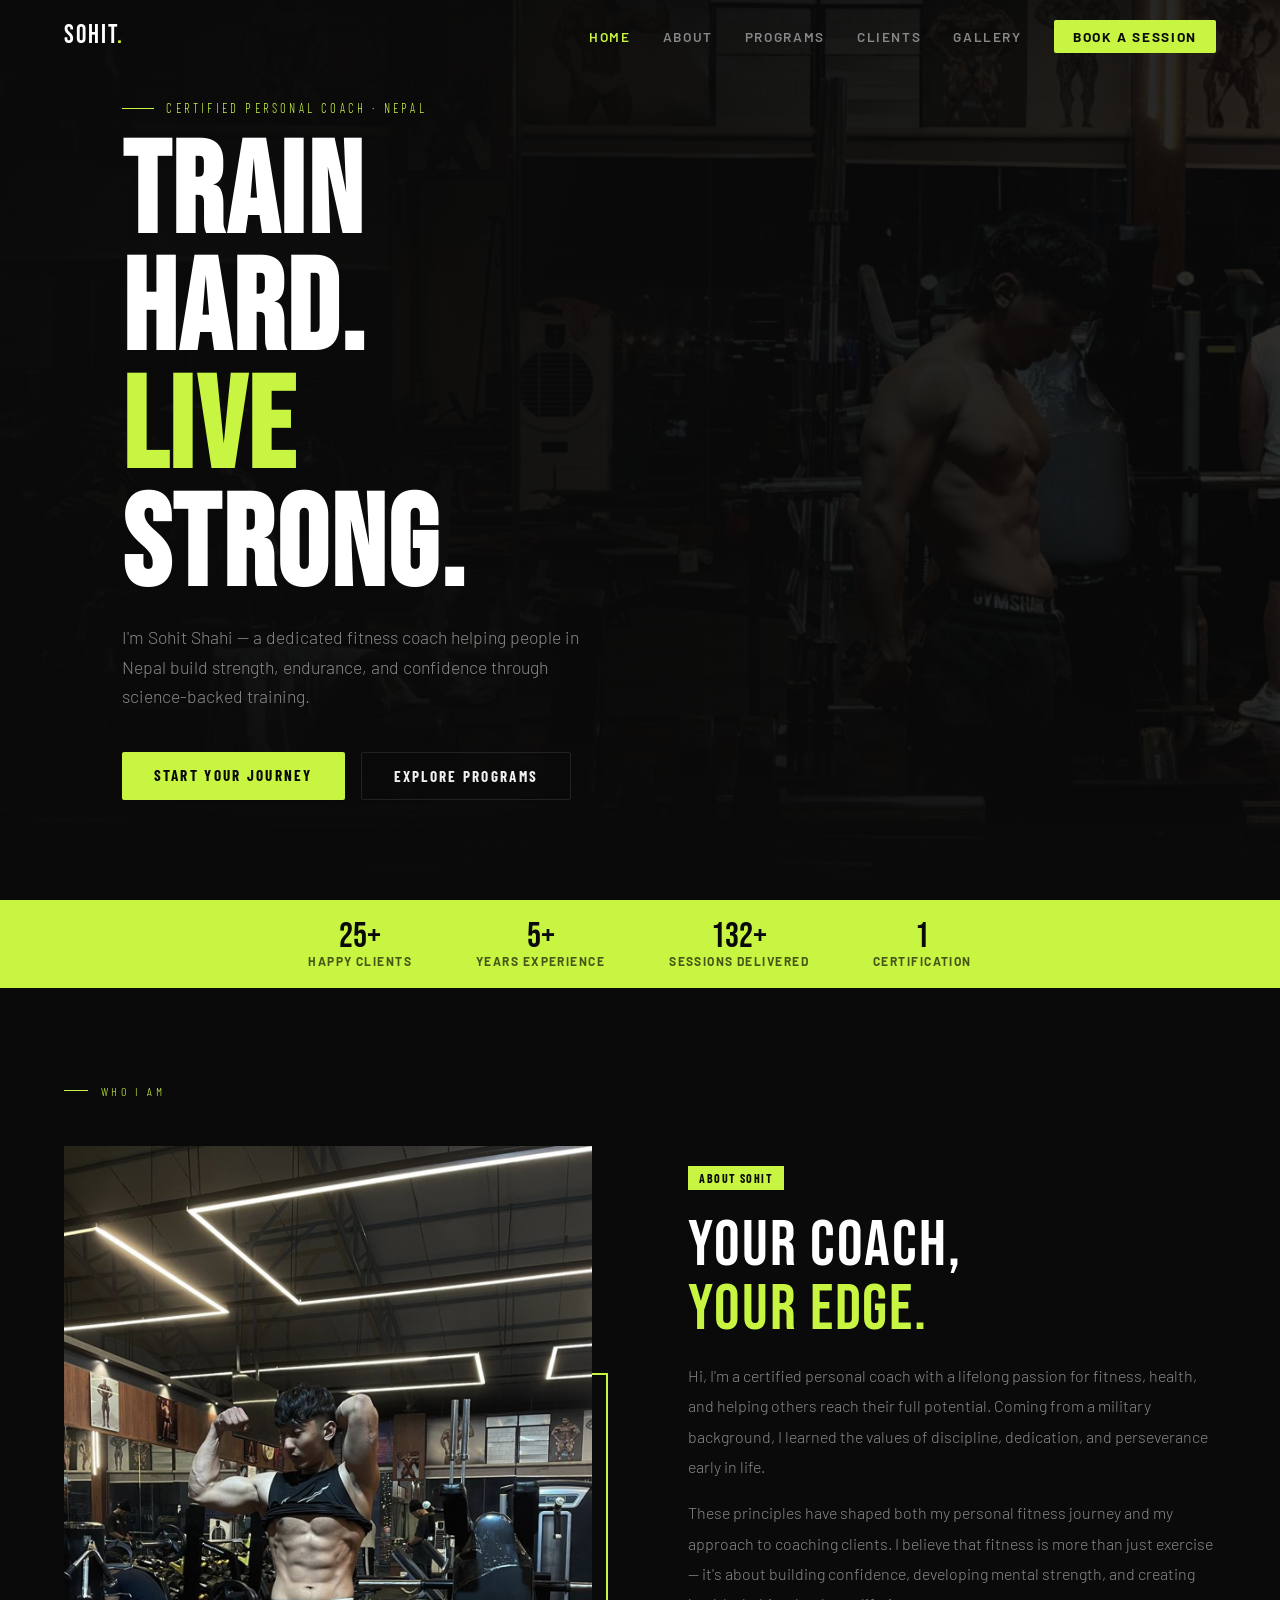
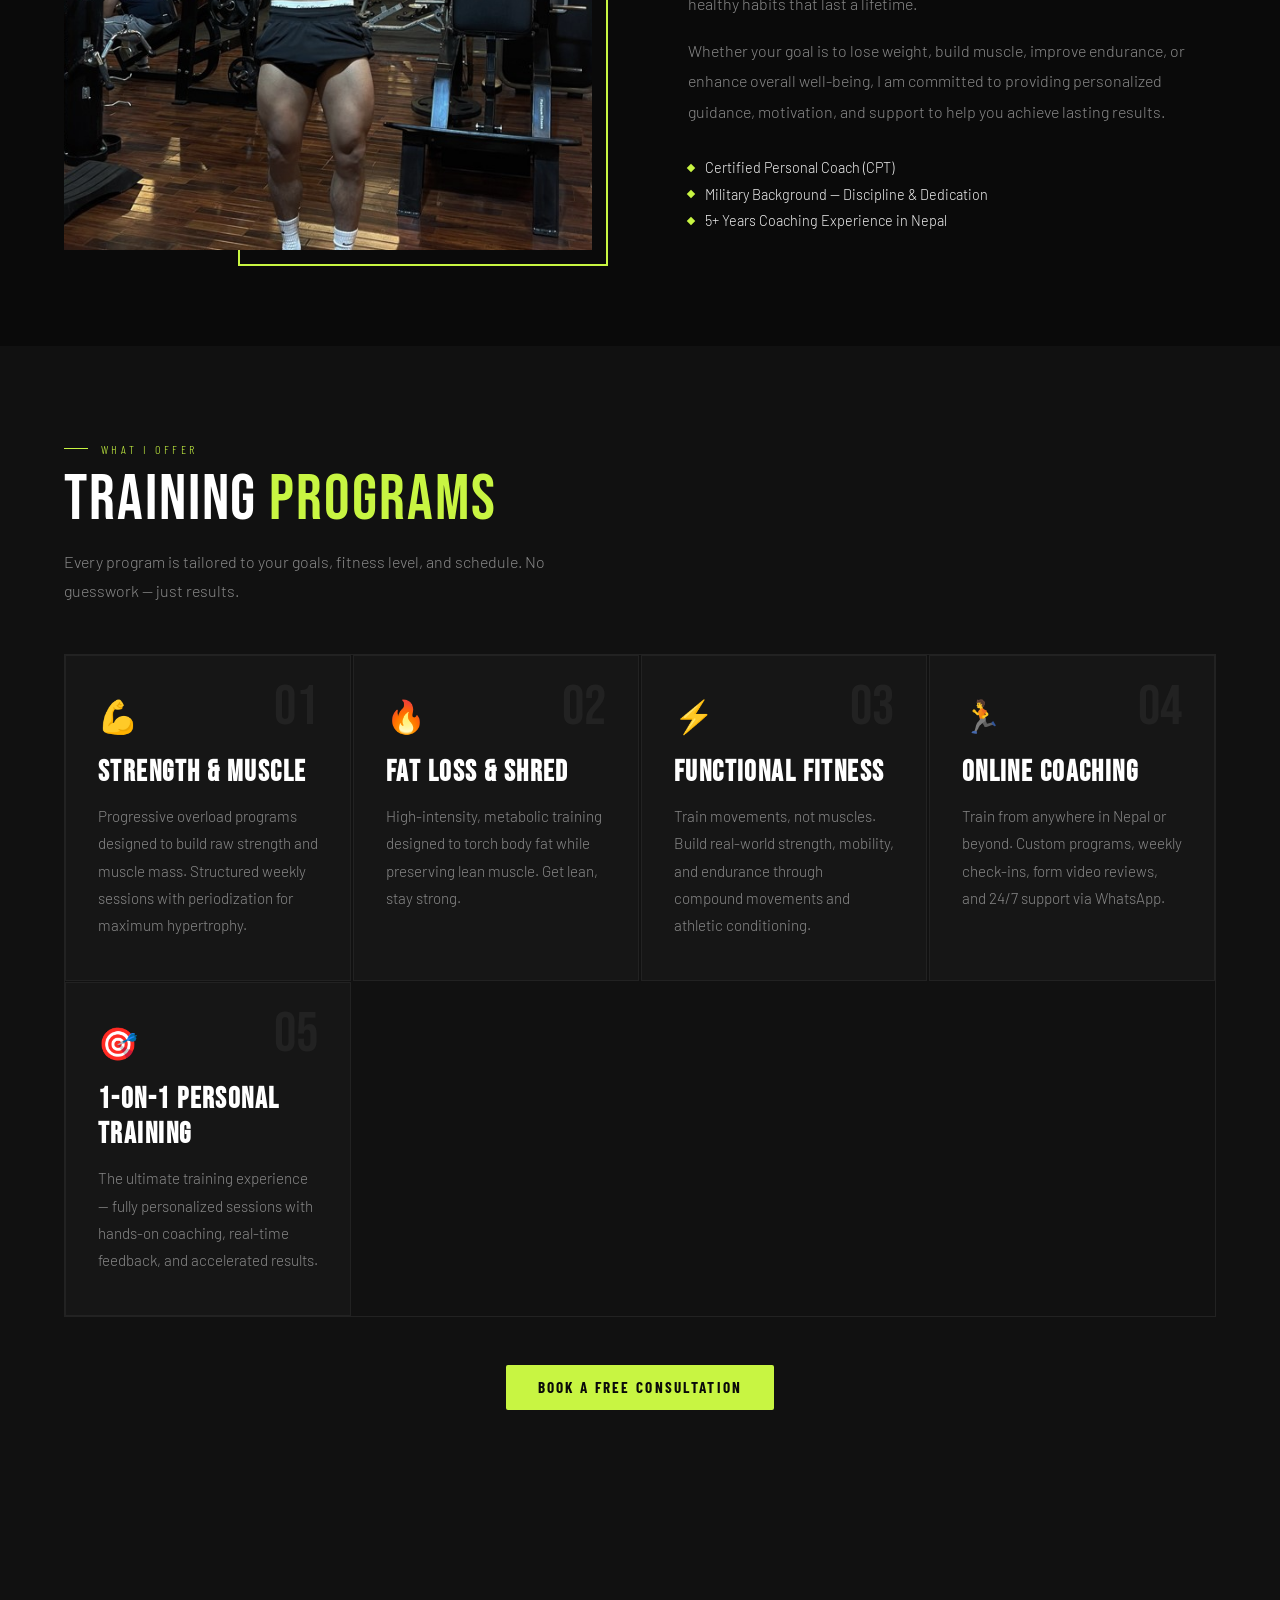
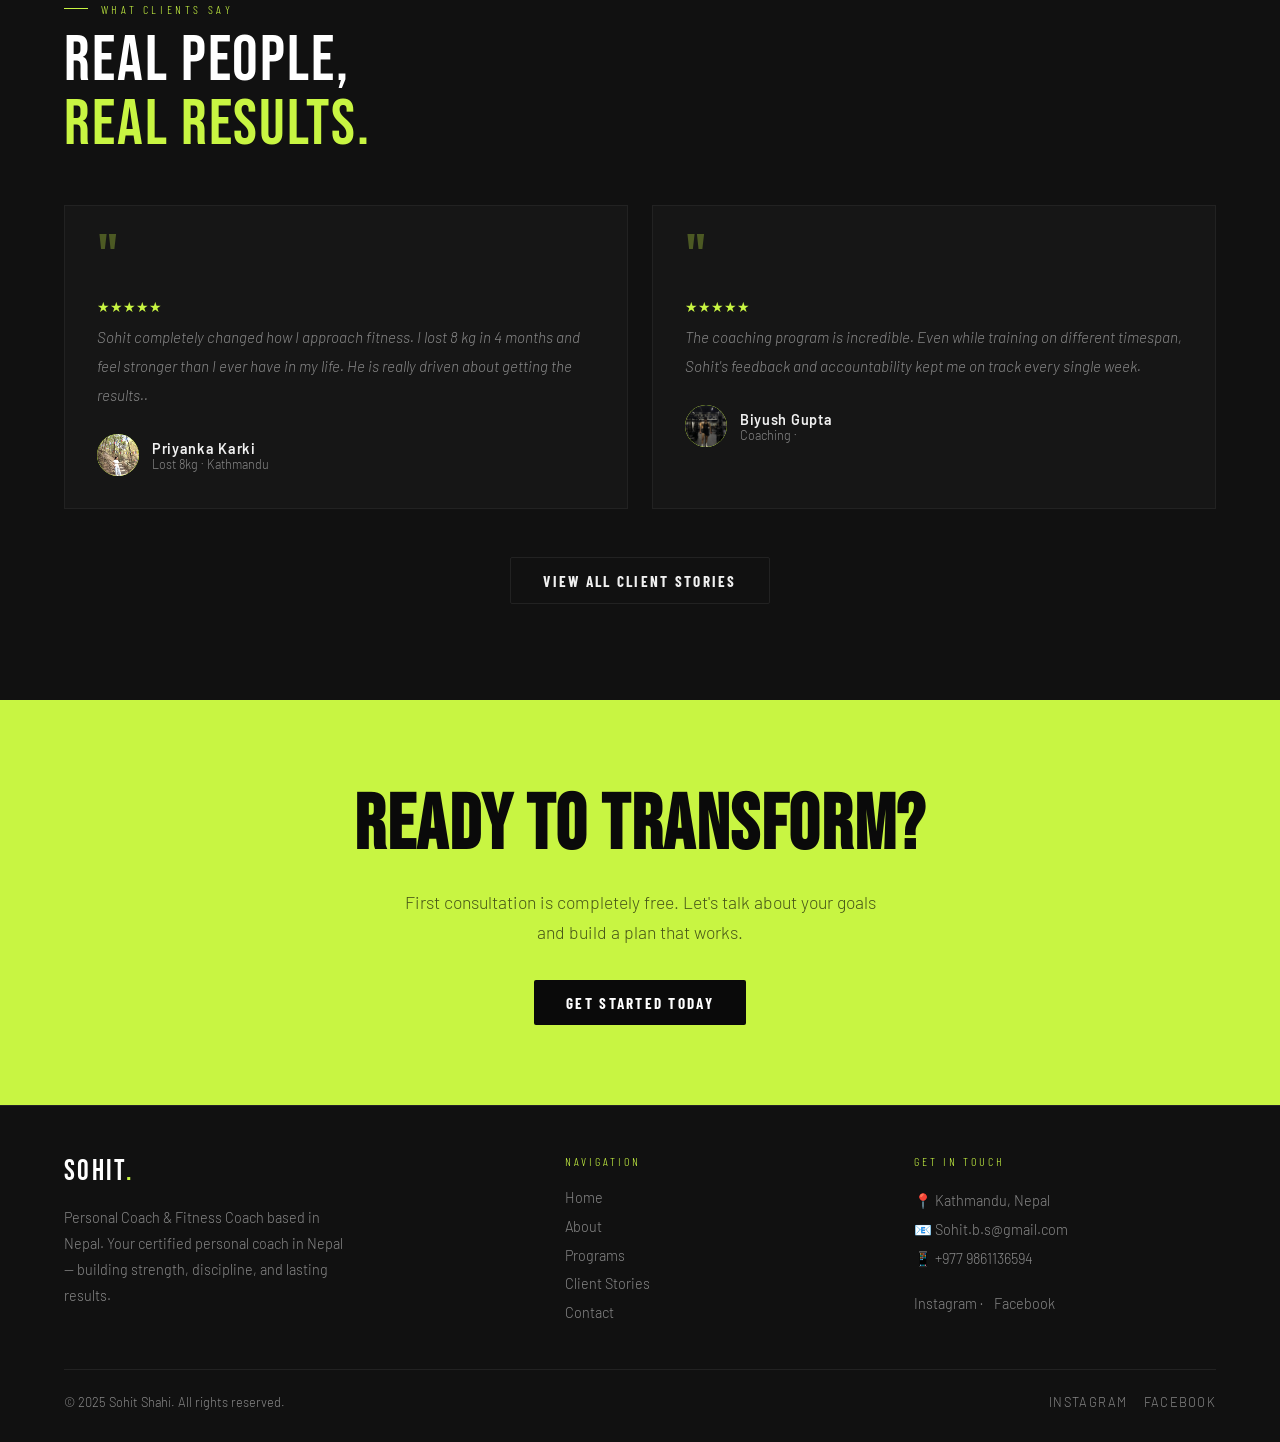
<file: index.html>
<!DOCTYPE html>
<html lang="en">
<head>
  <meta charset="UTF-8">
  <link rel="icon" type="image/svg+xml" href="favicon.svg">
  <meta name="viewport" content="width=device-width, initial-scale=1.0">
  <meta name="description" content="Sohit Shahi — Personal Coach & Fitness Coach in Nepal. Transform your body, elevate your life.">
  <title>Sohit Shahi | Personal Coach & Coach</title>
  <link rel="stylesheet" href="style.css">
  <link rel="preconnect" href="https://fonts.googleapis.com">
  <link rel="preconnect" href="https://fonts.gstatic.com" crossorigin>
</head>
<body>

<!-- ─── NAV ─── -->
<nav>
  <a href="index.html" class="nav-logo">SOHIT<span>.</span></a>
  <ul class="nav-links">
    <li><a href="index.html" class="active">Home</a></li>
    <li><a href="index.html#about">About</a></li>
    <li><a href="index.html#programs">Programs</a></li>
    <li><a href="clients.html">Clients</a></li>
    <li><a href="gallery.html">Gallery</a></li>
    <li><a href="contact.html" class="nav-cta">Book a Session</a></li>
  </ul>
  <div class="burger" aria-label="Menu">
    <span></span><span></span><span></span>
  </div>
</nav>
<div class="mobile-menu">
  <a href="index.html">Home</a>
  <a href="index.html#about">About</a>
  <a href="index.html#programs">Programs</a>
  <a href="clients.html">Clients</a>
  <a href="gallery.html">Gallery</a>
  <a href="contact.html">Book a Session</a>
</div>

<!-- ─── HERO ─── -->
<section class="hero">
  <div class="hero-bg" id="heroBg"></div>
  <div class="hero-overlay"></div>
  <div class="hero-overlay-bottom"></div>
  <div class="hero-content">
    <div class="hero-eyebrow">Certified Personal Coach · Nepal</div>
    <h1>TRAIN<br>HARD.<br><span>LIVE</span><br>STRONG.</h1>
    <p class="hero-sub">
      I'm Sohit Shahi — a dedicated fitness coach helping people in Nepal build strength, endurance, and confidence through science-backed training.
    </p>
    <div class="hero-actions">
      <a href="contact.html" class="btn btn-primary">Start Your Journey</a>
      <a href="#programs" class="btn btn-outline">Explore Programs</a>
    </div>
  </div>
</section>

<!-- ─── STATS ─── -->
<div class="stats-strip">
  <div class="stat-item">
    <div class="stat-num" data-target="25" data-suffix="+">0+</div>
    <div class="stat-label">Happy Clients</div>
  </div>
  <div class="stat-item">
    <div class="stat-num" data-target="5" data-suffix="+">0+</div>
    <div class="stat-label">Years Experience</div>
  </div>
  <div class="stat-item">
    <div class="stat-num" data-target="200" data-suffix="+">0+</div>
    <div class="stat-label">Sessions Delivered</div>
  </div>
  <div class="stat-item">
    <div class="stat-num" data-target="1">0</div>
    <div class="stat-label">Certification</div>
  </div>
</div>

<!-- ─── ABOUT ─── -->
<section id="about">
  <div class="section-eyebrow">Who I Am</div>
  <div class="about-grid">
    <div class="about-image-wrap fade-up">
      <img src="assets/trainer3.jpg" alt="Sohit Shahi — Personal Coach">
      <div class="about-accent-border"></div>
    </div>
    <div class="about-text fade-up" data-delay="150">
      <span class="about-tag">About Sohit</span>
      <div class="section-title" style="margin-bottom:1.2rem;">YOUR COACH,<br><span>YOUR EDGE.</span></div>
      <p>
        Hi, I'm a certified personal coach with a lifelong passion for fitness, health, and helping others reach their full potential. Coming from a military background, I learned the values of discipline, dedication, and perseverance early in life.
      </p>
      <p>
        These principles have shaped both my personal fitness journey and my approach to coaching clients. I believe that fitness is more than just exercise — it's about building confidence, developing mental strength, and creating healthy habits that last a lifetime.
      </p>
      <p>
        Whether your goal is to lose weight, build muscle, improve endurance, or enhance overall well-being, I am committed to providing personalized guidance, motivation, and support to help you achieve lasting results.
      </p>
      <ul class="cert-list">
        <li>Certified Personal Coach (CPT)</li>
        <li>Military Background — Discipline & Dedication</li>
        <li>5+ Years Coaching Experience in Nepal</li>
      </ul>
    </div>
  </div>
</section>

<!-- ─── PROGRAMS ─── -->
<section id="programs" style="background: var(--dark);">
  <div class="section-eyebrow">What I Offer</div>
  <div class="section-title fade-up">TRAINING <span>PROGRAMS</span></div>
  <p class="section-desc fade-up" data-delay="100">
    Every program is tailored to your goals, fitness level, and schedule. No guesswork — just results.
  </p>
  <div class="programs-grid stagger" style="margin-top:3rem;">
    <div class="program-card">
      <div class="program-num">01</div>
      <span class="program-icon">💪</span>
      <h3>Strength & Muscle</h3>
      <p>Progressive overload programs designed to build raw strength and muscle mass. Structured weekly sessions with periodization for maximum hypertrophy.</p>
    </div>
    <div class="program-card">
      <div class="program-num">02</div>
      <span class="program-icon">🔥</span>
      <h3>Fat Loss & Shred</h3>
      <p>High-intensity, metabolic training designed to torch body fat while preserving lean muscle. Get lean, stay strong.</p>
    </div>
    <div class="program-card">
      <div class="program-num">03</div>
      <span class="program-icon">⚡</span>
      <h3>Functional Fitness</h3>
      <p>Train movements, not muscles. Build real-world strength, mobility, and endurance through compound movements and athletic conditioning.</p>
    </div>
    <div class="program-card">
      <div class="program-num">04</div>
      <span class="program-icon">🏃</span>
      <h3>Online Coaching</h3>
      <p>Train from anywhere in Nepal or beyond. Custom programs, weekly check-ins, form video reviews, and 24/7 support via WhatsApp.</p>
    </div>
    <div class="program-card">
      <div class="program-num">05</div>
      <span class="program-icon">🎯</span>
      <h3>1-on-1 Personal Training</h3>
      <p>The ultimate training experience — fully personalized sessions with hands-on coaching, real-time feedback, and accelerated results.</p>
    </div>
  </div>
  <div style="text-align:center; margin-top:3rem;">
    <a href="contact.html" class="btn btn-primary fade-up">Book a Free Consultation</a>
  </div>
</section>

<!-- ─── TESTIMONIALS PREVIEW ─── -->
<section class="testimonials-preview">
  <div class="section-eyebrow">What Clients Say</div>
  <div class="section-title fade-up">REAL PEOPLE,<br><span>REAL RESULTS.</span></div>
  <div class="testimonials-grid stagger">
    <div class="testi-card">
      <div class="testi-quote">"</div>
      <div class="stars">★★★★★</div>
      <p class="testi-text">Sohit completely changed how I approach fitness. I lost 8 kg in 4 months and feel stronger than I ever have in my life. He is really driven about getting the results..</p>
      <div class="testi-author">
        <div class="testi-avatar">
          <img src="assets/client1.jpg" alt="Priyanka Karki" onerror="this.style.display='none'; this.parentNode.innerHTML='R';">
        </div>
        <div>
          <div class="testi-name">Priyanka Karki</div>
          <div class="testi-role">Lost 8kg · Kathmandu</div>
        </div>
      </div>
    </div>

    <div class="testi-card">
      <div class="testi-quote">"</div>
      <div class="stars">★★★★★</div>
      <p class="testi-text">The  coaching program is incredible. Even while training on different timespan, Sohit's feedback and accountability kept me on track every single week.</p>
      <div class="testi-author">
        <div class="testi-avatar">
          <img src="assets/client4.jpg" alt="Biyush Gupta" onerror="this.style.display='none'; this.parentNode.innerHTML='S';">
        </div>
        <div>
          <div class="testi-name">Biyush Gupta</div>
          <div class="testi-role">Coaching · </div>
        </div>
      </div>
    </div>
  </div>
  <div style="text-align:center; margin-top:3rem;">
    <a href="clients.html" class="btn btn-outline fade-up">View All Client Stories</a>
  </div>
</section>

<!-- ─── CTA ─── -->
<div class="cta-banner">
  <h2>READY TO TRANSFORM?</h2>
  <p>First consultation is completely free. Let's talk about your goals and build a plan that works.</p>
  <a href="contact.html" class="btn btn-dark">Get Started Today</a>
</div>

<!-- ─── FOOTER ─── -->
<footer>
  <div class="footer-grid">
    <div class="footer-brand">
      <a href="index.html" class="footer-logo">SOHIT<span>.</span></a>
      <p>Personal Coach & Fitness Coach based in Nepal. Your certified personal coach in Nepal — building strength, discipline, and lasting results.</p>
    </div>
    <div>
      <div class="footer-heading">Navigation</div>
      <ul class="footer-links">
        <li><a href="index.html">Home</a></li>
        <li><a href="index.html#about">About</a></li>
        <li><a href="index.html#programs">Programs</a></li>
        <li><a href="clients.html">Client Stories</a></li>
        <li><a href="contact.html">Contact</a></li>
      </ul>
    </div>
    <div class="footer-contact">
      <div class="footer-heading">Get In Touch</div>
      <p>📍 Kathmandu, Nepal</p>
      <p>📧 <a href="mailto:Sohit.b.s@gmail.com">Sohit.b.s@gmail.com</a></p>
      <p>📱 <a href="tel:+9779861136594">+977 9861136594</a></p>
      <p style="margin-top:1rem;">
        <a href="https://www.instagram.com/trainwithsohit/" target="_blank" rel="noopener">Instagram</a> ·
        <a href="https://facebook.com/" target="_blank" rel="noopener" style="margin-left:0.5rem;">Facebook</a>
      </p>
    </div>
  </div>
  <div class="footer-bottom">
    <p>© 2025 Sohit Shahi. All rights reserved.</p>
    <div class="social-links">
      <a href="https://www.instagram.com/trainwithsohit/" target="_blank" rel="noopener">Instagram</a>
      <a href="https://facebook.com/" target="_blank" rel="noopener">Facebook</a>
    </div>
  </div>
</footer>

<script src="script.js"></script>
</body>
</html>
</file>
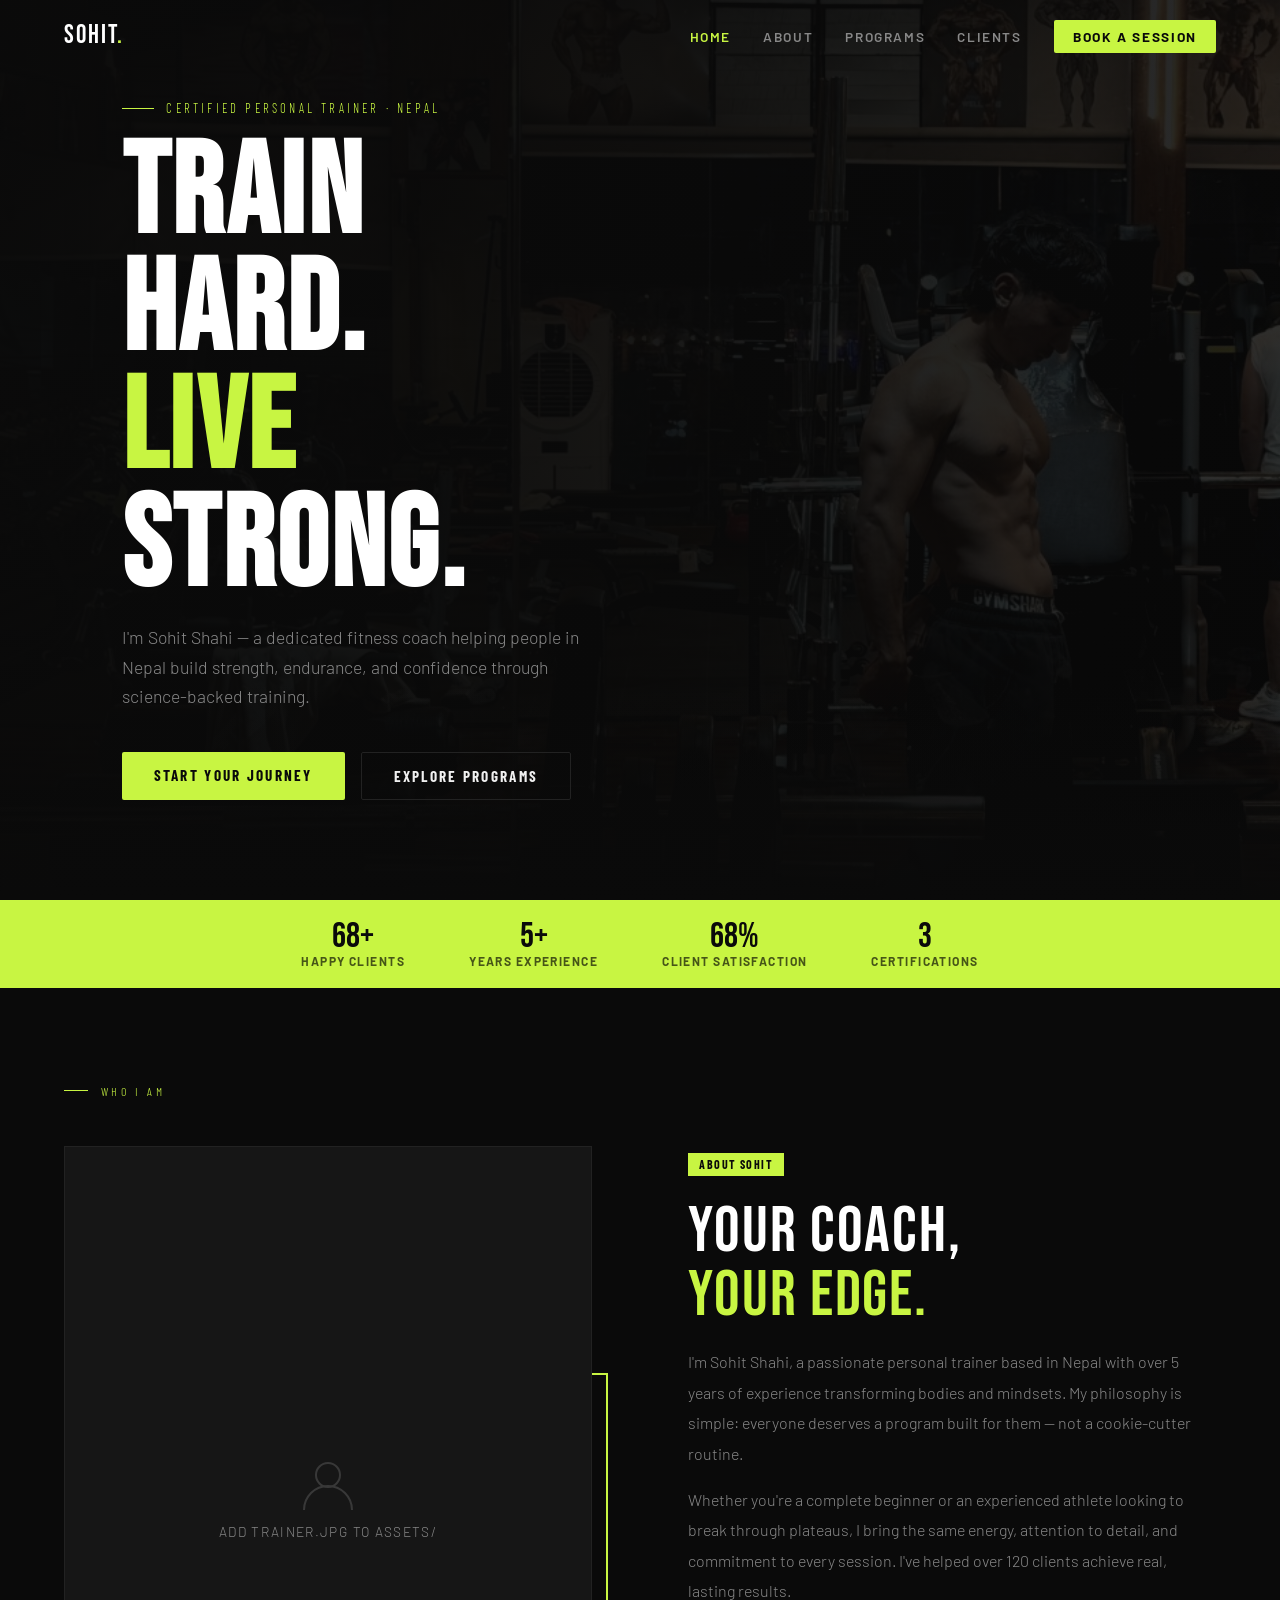
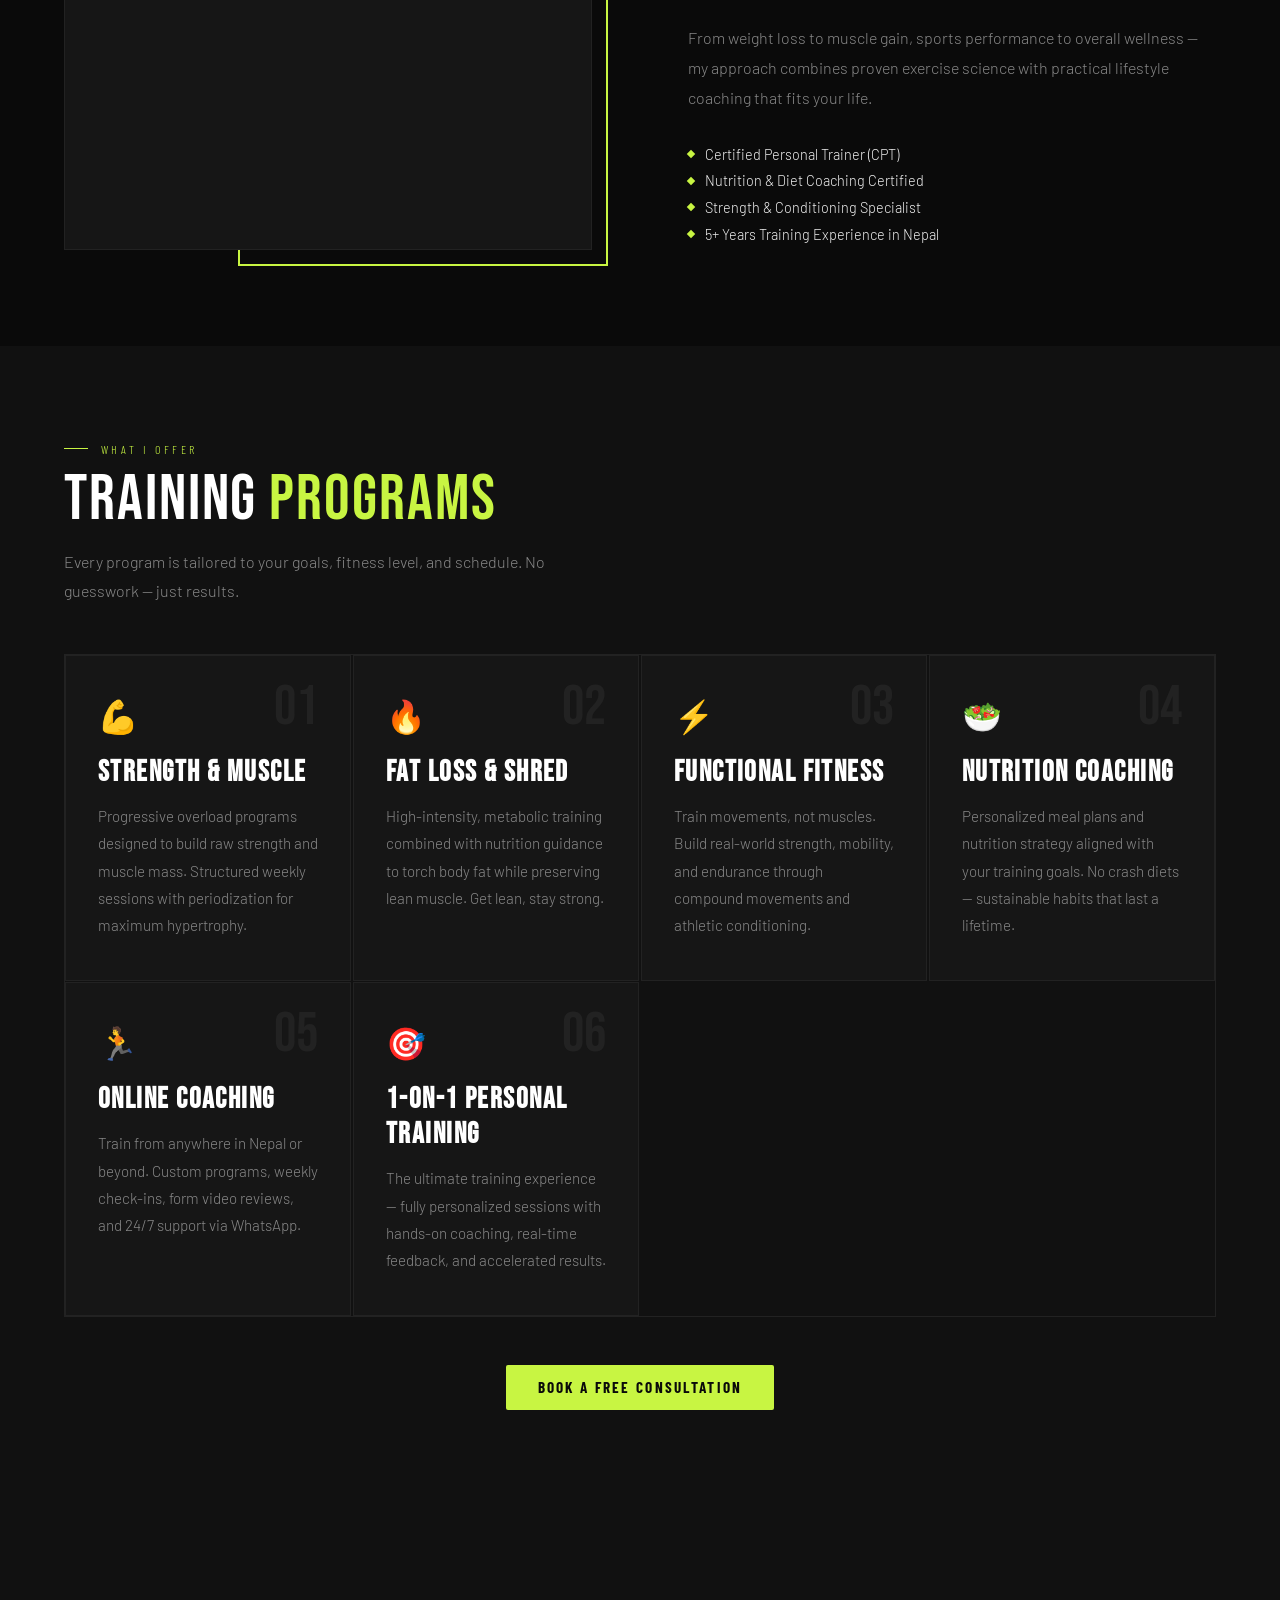
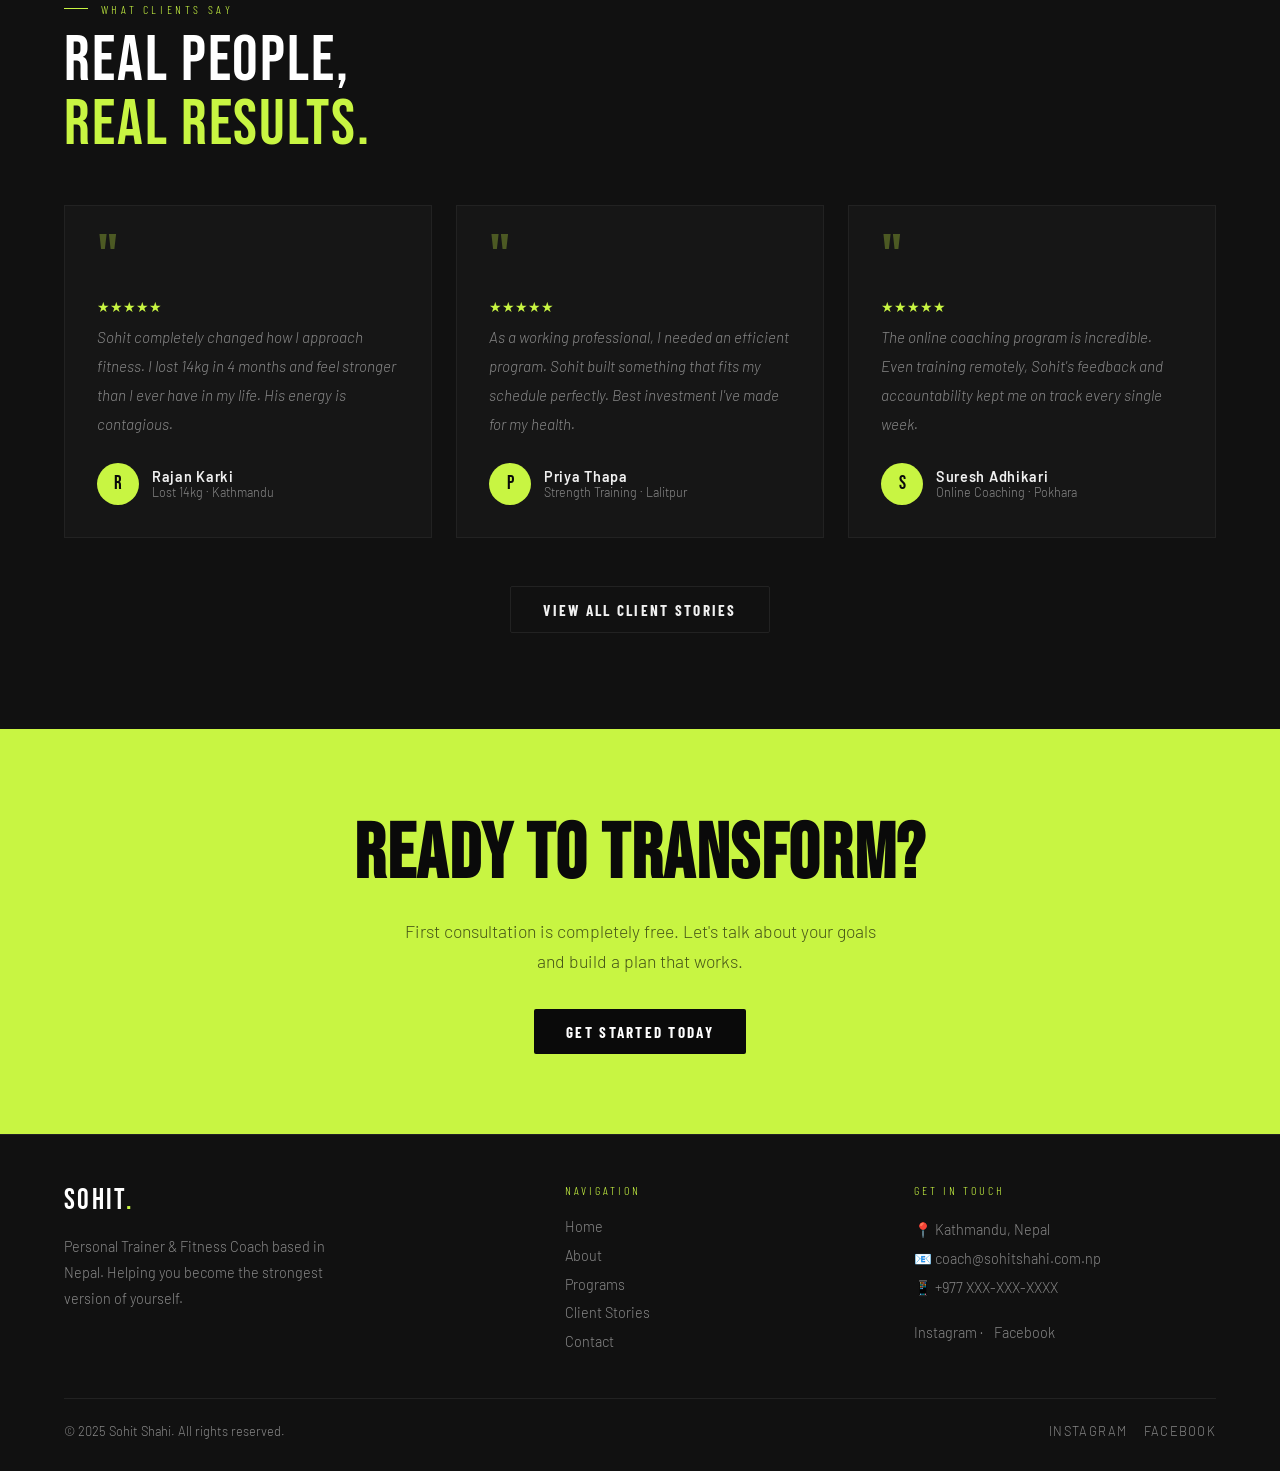
<file: Index.html>
<!DOCTYPE html>
<html lang="en">
<head>
  <meta charset="UTF-8">
  <meta name="viewport" content="width=device-width, initial-scale=1.0">
  <meta name="description" content="Sohit Shahi — Personal Trainer & Fitness Coach in Nepal. Transform your body, elevate your life.">
  <title>Sohit Shahi | Personal Trainer & Coach</title>
  <link rel="stylesheet" href="style.css">
  <link rel="preconnect" href="https://fonts.googleapis.com">
  <link rel="preconnect" href="https://fonts.gstatic.com" crossorigin>
</head>
<body>

<!-- ─── NAV ─── -->
<nav>
  <a href="index.html" class="nav-logo">SOHIT<span>.</span></a>
  <ul class="nav-links">
    <li><a href="index.html" class="active">Home</a></li>
    <li><a href="index.html#about">About</a></li>
    <li><a href="index.html#programs">Programs</a></li>
    <li><a href="clients.html">Clients</a></li>
    <li><a href="contact.html" class="nav-cta">Book a Session</a></li>
  </ul>
  <div class="burger" aria-label="Menu">
    <span></span><span></span><span></span>
  </div>
</nav>
<div class="mobile-menu">
  <a href="index.html">Home</a>
  <a href="index.html#about">About</a>
  <a href="index.html#programs">Programs</a>
  <a href="clients.html">Clients</a>
  <a href="contact.html">Book a Session</a>
</div>

<!-- ─── HERO ─── -->
<section class="hero">
  <div class="hero-bg" id="heroBg"></div>
  <div class="hero-overlay"></div>
  <div class="hero-overlay-bottom"></div>
  <div class="hero-content">
    <div class="hero-eyebrow">Certified Personal Trainer · Nepal</div>
    <h1>TRAIN<br>HARD.<br><span>LIVE</span><br>STRONG.</h1>
    <p class="hero-sub">
      I'm Sohit Shahi — a dedicated fitness coach helping people in Nepal build strength, endurance, and confidence through science-backed training.
    </p>
    <div class="hero-actions">
      <a href="contact.html" class="btn btn-primary">Start Your Journey</a>
      <a href="#programs" class="btn btn-outline">Explore Programs</a>
    </div>
  </div>
</section>

<!-- ─── STATS ─── -->
<div class="stats-strip">
  <div class="stat-item">
    <div class="stat-num" data-target="120" data-suffix="+">0+</div>
    <div class="stat-label">Happy Clients</div>
  </div>
  <div class="stat-item">
    <div class="stat-num" data-target="5" data-suffix="+">0+</div>
    <div class="stat-label">Years Experience</div>
  </div>
  <div class="stat-item">
    <div class="stat-num" data-target="98" data-suffix="%">0%</div>
    <div class="stat-label">Client Satisfaction</div>
  </div>
  <div class="stat-item">
    <div class="stat-num" data-target="3">0</div>
    <div class="stat-label">Certifications</div>
  </div>
</div>

<!-- ─── ABOUT ─── -->
<section id="about">
  <div class="section-eyebrow">Who I Am</div>
  <div class="about-grid">
    <div class="about-image-wrap fade-up">
      <!-- Replace src with actual trainer photo: assets/trainer.jpg -->
      <div class="about-img-placeholder">
        <svg width="60" height="60" viewBox="0 0 60 60" fill="none" xmlns="http://www.w3.org/2000/svg">
          <circle cx="30" cy="20" r="12" stroke="#888" stroke-width="2"/>
          <path d="M6 55c0-13.255 10.745-24 24-24s24 10.745 24 24" stroke="#888" stroke-width="2"/>
        </svg>
        <span>Add trainer.jpg to assets/</span>
      </div>
      <div class="about-accent-border"></div>
    </div>
    <div class="about-text fade-up" data-delay="150">
      <span class="about-tag">About Sohit</span>
      <div class="section-title" style="margin-bottom:1.2rem;">YOUR COACH,<br><span>YOUR EDGE.</span></div>
      <p>
        I'm Sohit Shahi, a passionate personal trainer based in Nepal with over 5 years of experience transforming bodies and mindsets. My philosophy is simple: everyone deserves a program built for them — not a cookie-cutter routine.
      </p>
      <p>
        Whether you're a complete beginner or an experienced athlete looking to break through plateaus, I bring the same energy, attention to detail, and commitment to every session. I've helped over 120 clients achieve real, lasting results.
      </p>
      <p>
        From weight loss to muscle gain, sports performance to overall wellness — my approach combines proven exercise science with practical lifestyle coaching that fits your life.
      </p>
      <ul class="cert-list">
        <li>Certified Personal Trainer (CPT)</li>
        <li>Nutrition & Diet Coaching Certified</li>
        <li>Strength & Conditioning Specialist</li>
        <li>5+ Years Training Experience in Nepal</li>
      </ul>
    </div>
  </div>
</section>

<!-- ─── PROGRAMS ─── -->
<section id="programs" style="background: var(--dark);">
  <div class="section-eyebrow">What I Offer</div>
  <div class="section-title fade-up">TRAINING <span>PROGRAMS</span></div>
  <p class="section-desc fade-up" data-delay="100">
    Every program is tailored to your goals, fitness level, and schedule. No guesswork — just results.
  </p>
  <div class="programs-grid stagger" style="margin-top:3rem;">
    <div class="program-card">
      <div class="program-num">01</div>
      <span class="program-icon">💪</span>
      <h3>Strength & Muscle</h3>
      <p>Progressive overload programs designed to build raw strength and muscle mass. Structured weekly sessions with periodization for maximum hypertrophy.</p>
    </div>
    <div class="program-card">
      <div class="program-num">02</div>
      <span class="program-icon">🔥</span>
      <h3>Fat Loss & Shred</h3>
      <p>High-intensity, metabolic training combined with nutrition guidance to torch body fat while preserving lean muscle. Get lean, stay strong.</p>
    </div>
    <div class="program-card">
      <div class="program-num">03</div>
      <span class="program-icon">⚡</span>
      <h3>Functional Fitness</h3>
      <p>Train movements, not muscles. Build real-world strength, mobility, and endurance through compound movements and athletic conditioning.</p>
    </div>
    <div class="program-card">
      <div class="program-num">04</div>
      <span class="program-icon">🥗</span>
      <h3>Nutrition Coaching</h3>
      <p>Personalized meal plans and nutrition strategy aligned with your training goals. No crash diets — sustainable habits that last a lifetime.</p>
    </div>
    <div class="program-card">
      <div class="program-num">05</div>
      <span class="program-icon">🏃</span>
      <h3>Online Coaching</h3>
      <p>Train from anywhere in Nepal or beyond. Custom programs, weekly check-ins, form video reviews, and 24/7 support via WhatsApp.</p>
    </div>
    <div class="program-card">
      <div class="program-num">06</div>
      <span class="program-icon">🎯</span>
      <h3>1-on-1 Personal Training</h3>
      <p>The ultimate training experience — fully personalized sessions with hands-on coaching, real-time feedback, and accelerated results.</p>
    </div>
  </div>
  <div style="text-align:center; margin-top:3rem;">
    <a href="contact.html" class="btn btn-primary fade-up">Book a Free Consultation</a>
  </div>
</section>

<!-- ─── TESTIMONIALS PREVIEW ─── -->
<section class="testimonials-preview">
  <div class="section-eyebrow">What Clients Say</div>
  <div class="section-title fade-up">REAL PEOPLE,<br><span>REAL RESULTS.</span></div>
  <div class="testimonials-grid stagger">
    <div class="testi-card">
      <div class="testi-quote">"</div>
      <div class="stars">★★★★★</div>
      <p class="testi-text">Sohit completely changed how I approach fitness. I lost 14kg in 4 months and feel stronger than I ever have in my life. His energy is contagious.</p>
      <div class="testi-author">
        <div class="testi-avatar">R</div>
        <div>
          <div class="testi-name">Rajan Karki</div>
          <div class="testi-role">Lost 14kg · Kathmandu</div>
        </div>
      </div>
    </div>
    <div class="testi-card">
      <div class="testi-quote">"</div>
      <div class="stars">★★★★★</div>
      <p class="testi-text">As a working professional, I needed an efficient program. Sohit built something that fits my schedule perfectly. Best investment I've made for my health.</p>
      <div class="testi-author">
        <div class="testi-avatar">P</div>
        <div>
          <div class="testi-name">Priya Thapa</div>
          <div class="testi-role">Strength Training · Lalitpur</div>
        </div>
      </div>
    </div>
    <div class="testi-card">
      <div class="testi-quote">"</div>
      <div class="stars">★★★★★</div>
      <p class="testi-text">The online coaching program is incredible. Even training remotely, Sohit's feedback and accountability kept me on track every single week.</p>
      <div class="testi-author">
        <div class="testi-avatar">S</div>
        <div>
          <div class="testi-name">Suresh Adhikari</div>
          <div class="testi-role">Online Coaching · Pokhara</div>
        </div>
      </div>
    </div>
  </div>
  <div style="text-align:center; margin-top:3rem;">
    <a href="clients.html" class="btn btn-outline fade-up">View All Client Stories</a>
  </div>
</section>

<!-- ─── CTA ─── -->
<div class="cta-banner">
  <h2>READY TO TRANSFORM?</h2>
  <p>First consultation is completely free. Let's talk about your goals and build a plan that works.</p>
  <a href="contact.html" class="btn btn-dark">Get Started Today</a>
</div>

<!-- ─── FOOTER ─── -->
<footer>
  <div class="footer-grid">
    <div class="footer-brand">
      <a href="index.html" class="footer-logo">SOHIT<span>.</span></a>
      <p>Personal Trainer & Fitness Coach based in Nepal. Helping you become the strongest version of yourself.</p>
    </div>
    <div>
      <div class="footer-heading">Navigation</div>
      <ul class="footer-links">
        <li><a href="index.html">Home</a></li>
        <li><a href="index.html#about">About</a></li>
        <li><a href="index.html#programs">Programs</a></li>
        <li><a href="clients.html">Client Stories</a></li>
        <li><a href="contact.html">Contact</a></li>
      </ul>
    </div>
    <div class="footer-contact">
      <div class="footer-heading">Get In Touch</div>
      <p>📍 Kathmandu, Nepal</p>
      <p>📧 <a href="mailto:coach@sohitshahi.com.np">coach@sohitshahi.com.np</a></p>
      <p>📱 <a href="tel:+977XXXXXXXXXX">+977 XXX-XXX-XXXX</a></p>
      <p style="margin-top:1rem;">
        <a href="https://instagram.com/" target="_blank" rel="noopener">Instagram</a> ·
        <a href="https://facebook.com/" target="_blank" rel="noopener" style="margin-left:0.5rem;">Facebook</a>
      </p>
    </div>
  </div>
  <div class="footer-bottom">
    <p>© 2025 Sohit Shahi. All rights reserved.</p>
    <div class="social-links">
      <a href="https://instagram.com/" target="_blank" rel="noopener">Instagram</a>
      <a href="https://facebook.com/" target="_blank" rel="noopener">Facebook</a>
    </div>
  </div>
</footer>

<script src="script.js"></script>
</body>
</html>
</file>
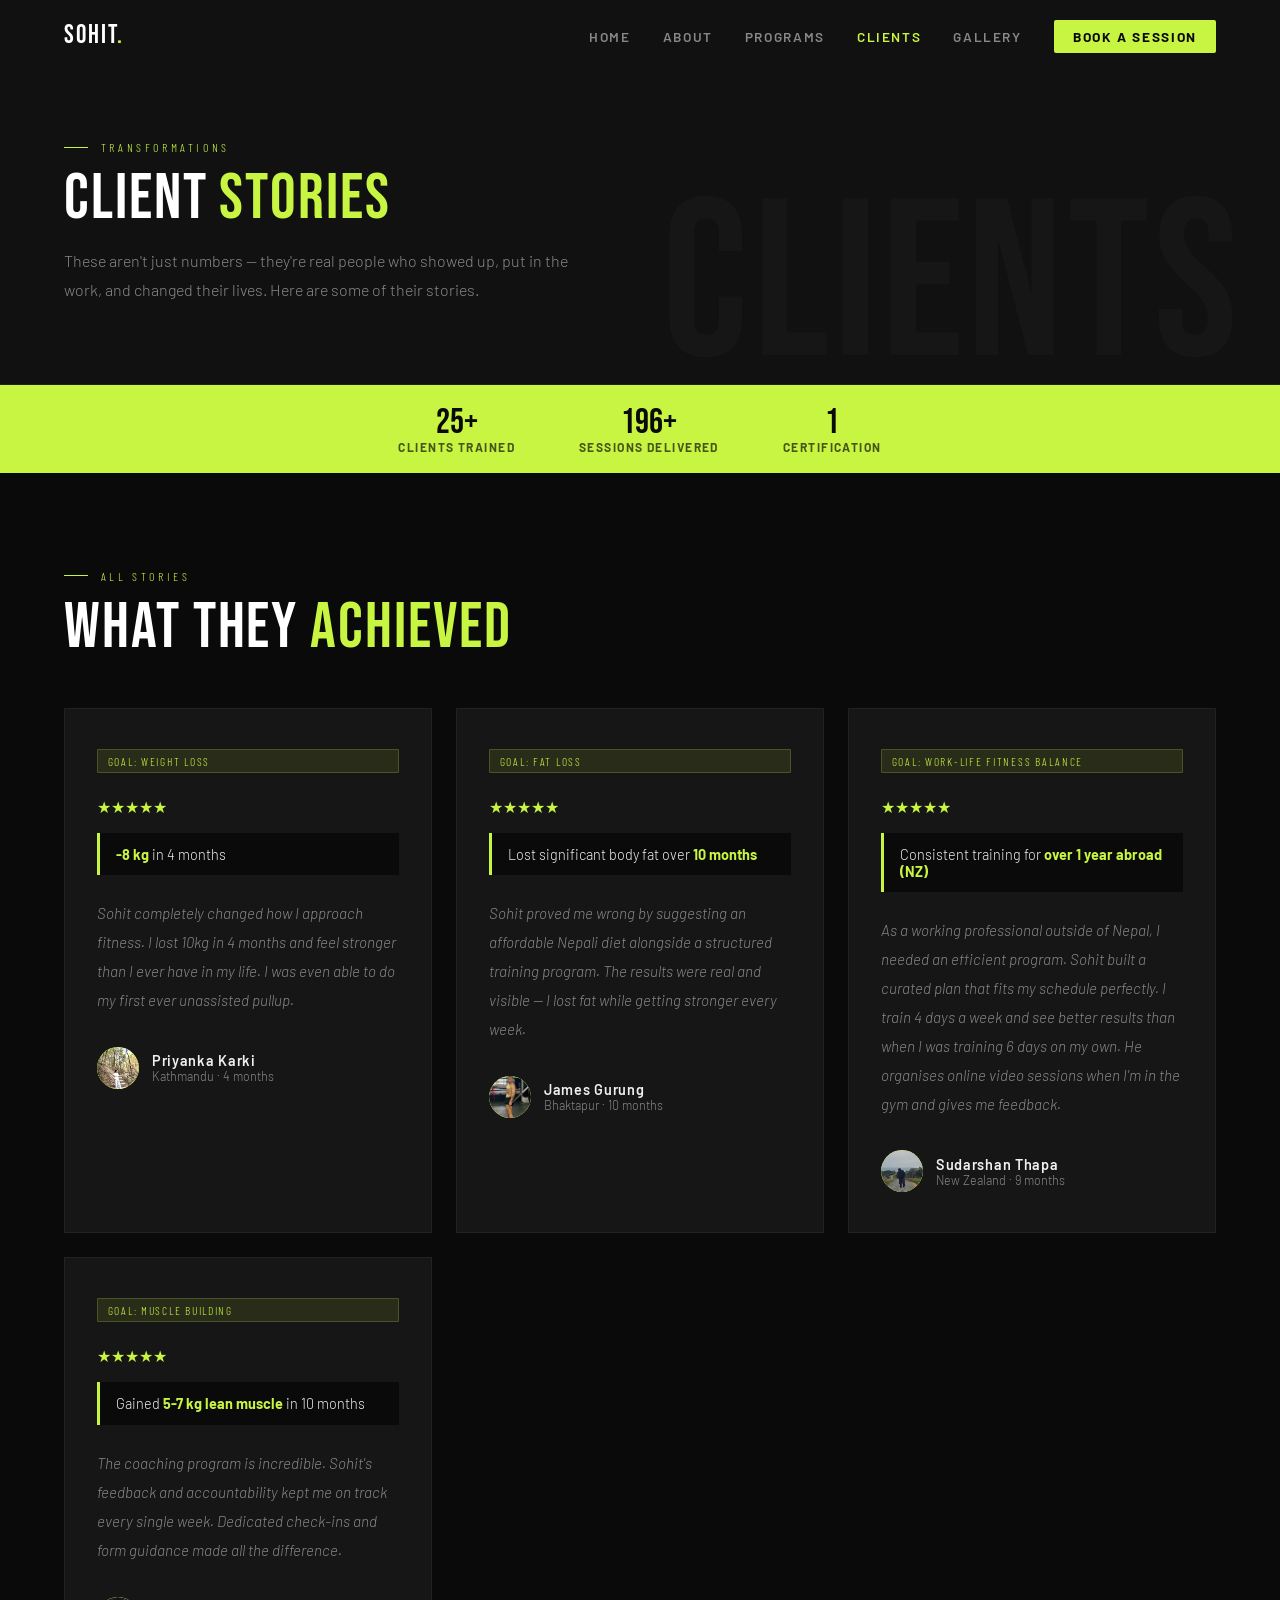
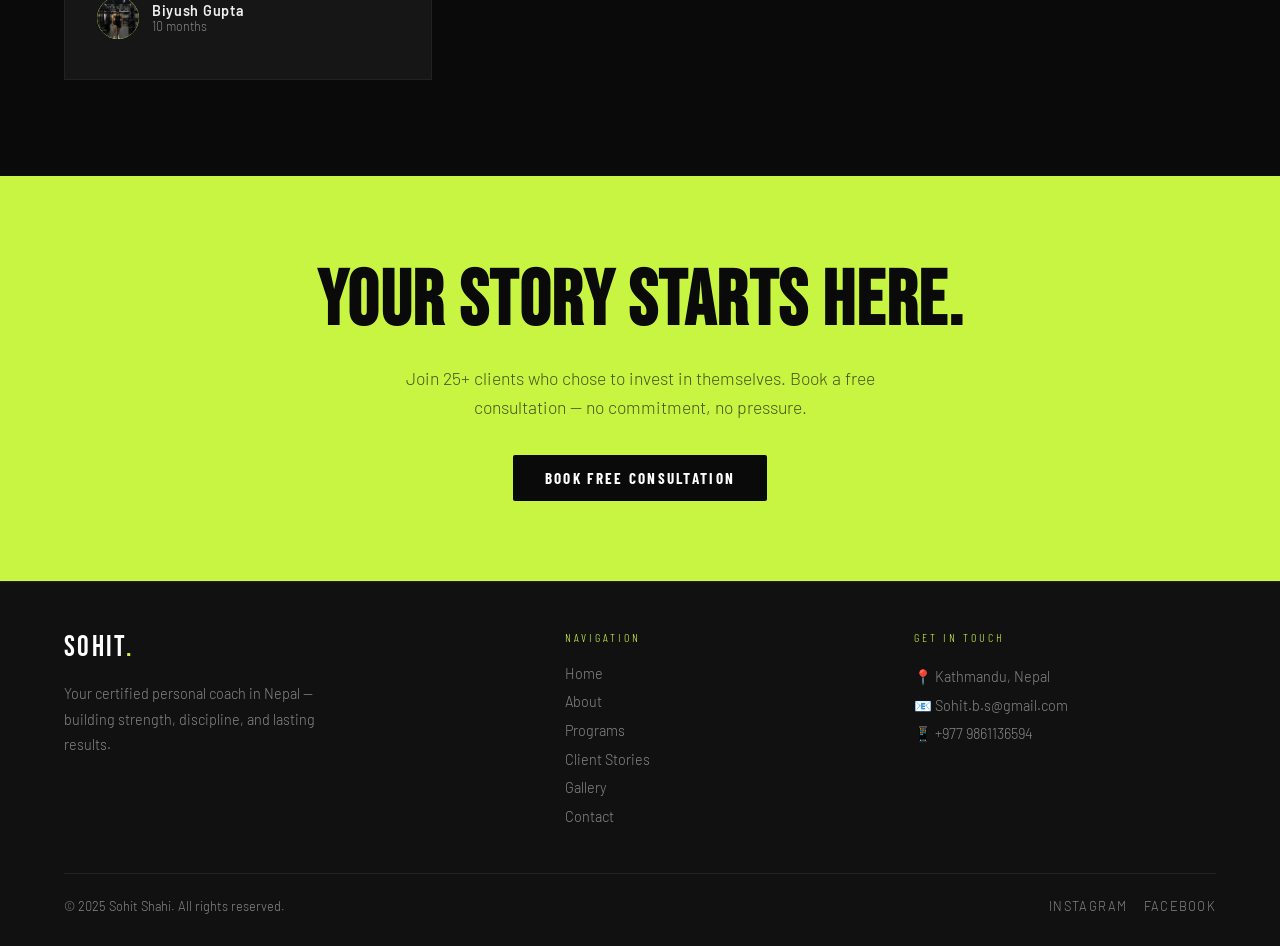
<file: clients.html>
<!DOCTYPE html>
<html lang="en">
<head>
  <meta charset="UTF-8">
  <link rel="icon" type="image/svg+xml" href="favicon.svg">
  <meta name="viewport" content="width=device-width, initial-scale=1.0">
  <meta name="description" content="Real client stories and transformations from Sohit Shahi's training programs.">
  <title>Client Stories | Sohit Shahi — Personal Coach</title>
  <link rel="stylesheet" href="style.css">
  <link rel="preconnect" href="https://fonts.googleapis.com">
  <link rel="preconnect" href="https://fonts.gstatic.com" crossorigin>
</head>
<body>

<!-- ─── NAV ─── -->
<nav>
  <a href="index.html" class="nav-logo">SOHIT<span>.</span></a>
  <ul class="nav-links">
    <li><a href="index.html">Home</a></li>
    <li><a href="index.html#about">About</a></li>
    <li><a href="index.html#programs">Programs</a></li>
    <li><a href="clients.html" class="active">Clients</a></li>
    <li><a href="gallery.html">Gallery</a></li>
    <li><a href="contact.html" class="nav-cta">Book a Session</a></li>
  </ul>
  <div class="burger" aria-label="Menu">
    <span></span><span></span><span></span>
  </div>
</nav>
<div class="mobile-menu">
  <a href="index.html">Home</a>
  <a href="index.html#about">About</a>
  <a href="index.html#programs">Programs</a>
  <a href="clients.html">Clients</a>
  <a href="gallery.html">Gallery</a>
  <a href="contact.html">Book a Session</a>
</div>

<!-- ─── PAGE HERO ─── -->
<div class="page-hero" data-title="CLIENTS">
  <div class="section-eyebrow">Transformations</div>
  <div class="section-title">CLIENT <span>STORIES</span></div>
  <p class="section-desc" style="margin-top:0.8rem;">
    These aren't just numbers — they're real people who showed up, put in the work, and changed their lives. Here are some of their stories.
  </p>
</div>

<!-- ─── OVERALL STATS ─── -->
<div class="stats-strip">
  <div class="stat-item">
    <div class="stat-num" data-target="25" data-suffix="+">0+</div>
    <div class="stat-label">Clients Trained</div>
  </div>
  <div class="stat-item">
    <div class="stat-num" data-target="200" data-suffix="+">0+</div>
    <div class="stat-label">Sessions Delivered</div>
  </div>
  <div class="stat-item">
    <div class="stat-num" data-target="1">0</div>
    <div class="stat-label">Certification</div>
  </div>
</div>

<!-- ─── CLIENT GRID ─── -->
<section>
  <div class="section-eyebrow">All Stories</div>
  <div class="section-title fade-up">WHAT THEY <span>ACHIEVED</span></div>
  <div class="clients-grid stagger">

    <div class="client-card">
      <span class="client-goal">Goal: Weight Loss</span>
      <div class="stars">★★★★★</div>
      <div class="result-highlight"><strong>-8 kg</strong> in 4 months</div>
      <p class="testi-text">Sohit completely changed how I approach fitness. I lost 10kg in 4 months and feel stronger than I ever have in my life. I was even able to do my first ever unassisted pullup.</p>
      <div class="testi-author">
        <div class="testi-avatar">
          <img src="assets/client1.jpg" alt="Priyanka Karki" onerror="this.style.display='none'; this.parentNode.innerHTML='P';">
        </div>
        <div>
          <div class="testi-name">Priyanka Karki</div>
          <div class="testi-role">Kathmandu · 4 months</div>
        </div>
      </div>
    </div>

    <div class="client-card">
      <span class="client-goal">Goal: Fat Loss</span>
      <div class="stars">★★★★★</div>
      <div class="result-highlight">Lost significant body fat over <strong>10 months</strong></div>
      <p class="testi-text">Sohit proved me wrong by suggesting an affordable Nepali diet alongside a structured training program. The results were real and visible — I lost fat while getting stronger every week.</p>
      <div class="testi-author">
        <div class="testi-avatar">
          <img src="assets/client6.jpg" alt="James Gurung" onerror="this.style.display='none'; this.parentNode.innerHTML='J';">
        </div>
        <div>
          <div class="testi-name">James Gurung</div>
          <div class="testi-role">Bhaktapur · 10 months</div>
        </div>
      </div>
    </div>

    <div class="client-card">
      <span class="client-goal">Goal: Work-Life Fitness Balance</span>
      <div class="stars">★★★★★</div>
      <div class="result-highlight">Consistent training for <strong>over 1 year abroad (NZ)</strong></div>
      <p class="testi-text">As a working professional outside of Nepal, I needed an efficient program. Sohit built a curated plan that fits my schedule perfectly. I train 4 days a week and see better results than when I was training 6 days on my own. He organises online video sessions when I'm in the gym and gives me feedback.</p>
      <div class="testi-author">
        <div class="testi-avatar">
          <img src="assets/client5.jpg" alt="Sudarshan Thapa" onerror="this.style.display='none'; this.parentNode.innerHTML='S';">
        </div>
        <div>
          <div class="testi-name">Sudarshan Thapa</div>
          <div class="testi-role">New Zealand · 9 months</div>
        </div>
      </div>
    </div>

    <div class="client-card">
      <span class="client-goal">Goal: Muscle Building</span>
      <div class="stars">★★★★★</div>
      <div class="result-highlight">Gained <strong>5-7 kg lean muscle</strong> in 10 months</div>
      <p class="testi-text">The coaching program is incredible. Sohit's feedback and accountability kept me on track every single week. Dedicated check-ins and form guidance made all the difference.</p>
      <div class="testi-author">
        <div class="testi-avatar">
          <img src="assets/client4.jpg" alt="Biyush Gupta" onerror="this.style.display='none'; this.parentNode.innerHTML='B';">
        </div>
        <div>
          <div class="testi-name">Biyush Gupta</div>
          <div class="testi-role"> 10 months</div>
        </div>
      </div>
    </div>

  </div>
</section>

<!-- ─── CTA ─── -->
<div class="cta-banner">
  <h2>YOUR STORY STARTS HERE.</h2>
  <p>Join 25+ clients who chose to invest in themselves. Book a free consultation — no commitment, no pressure.</p>
  <a href="contact.html" class="btn btn-dark">Book Free Consultation</a>
</div>

<!-- ─── FOOTER ─── -->
<footer>
  <div class="footer-grid">
    <div class="footer-brand">
      <a href="index.html" class="footer-logo">SOHIT<span>.</span></a>
      <p>Your certified personal coach in Nepal — building strength, discipline, and lasting results.</p>
    </div>
    <div>
      <div class="footer-heading">Navigation</div>
      <ul class="footer-links">
        <li><a href="index.html">Home</a></li>
        <li><a href="index.html#about">About</a></li>
        <li><a href="index.html#programs">Programs</a></li>
        <li><a href="clients.html">Client Stories</a></li>
        <li><a href="gallery.html">Gallery</a></li>
        <li><a href="contact.html">Contact</a></li>
      </ul>
    </div>
    <div class="footer-contact">
      <div class="footer-heading">Get In Touch</div>
      <p>📍 Kathmandu, Nepal</p>
      <p>📧 <a href="mailto:Sohit.b.s@gmail.com">Sohit.b.s@gmail.com</a></p>
      <p>📱 <a href="tel:+9779861136594">+977 9861136594</a></p>
    </div>
  </div>
  <div class="footer-bottom">
    <p>© 2025 Sohit Shahi. All rights reserved.</p>
    <div class="social-links">
      <a href="https://www.instagram.com/trainwithsohit/" target="_blank" rel="noopener">Instagram</a>
      <a href="https://facebook.com/" target="_blank" rel="noopener">Facebook</a>
    </div>
  </div>
</footer>

<script src="script.js"></script>
</body>
</html>
</file>
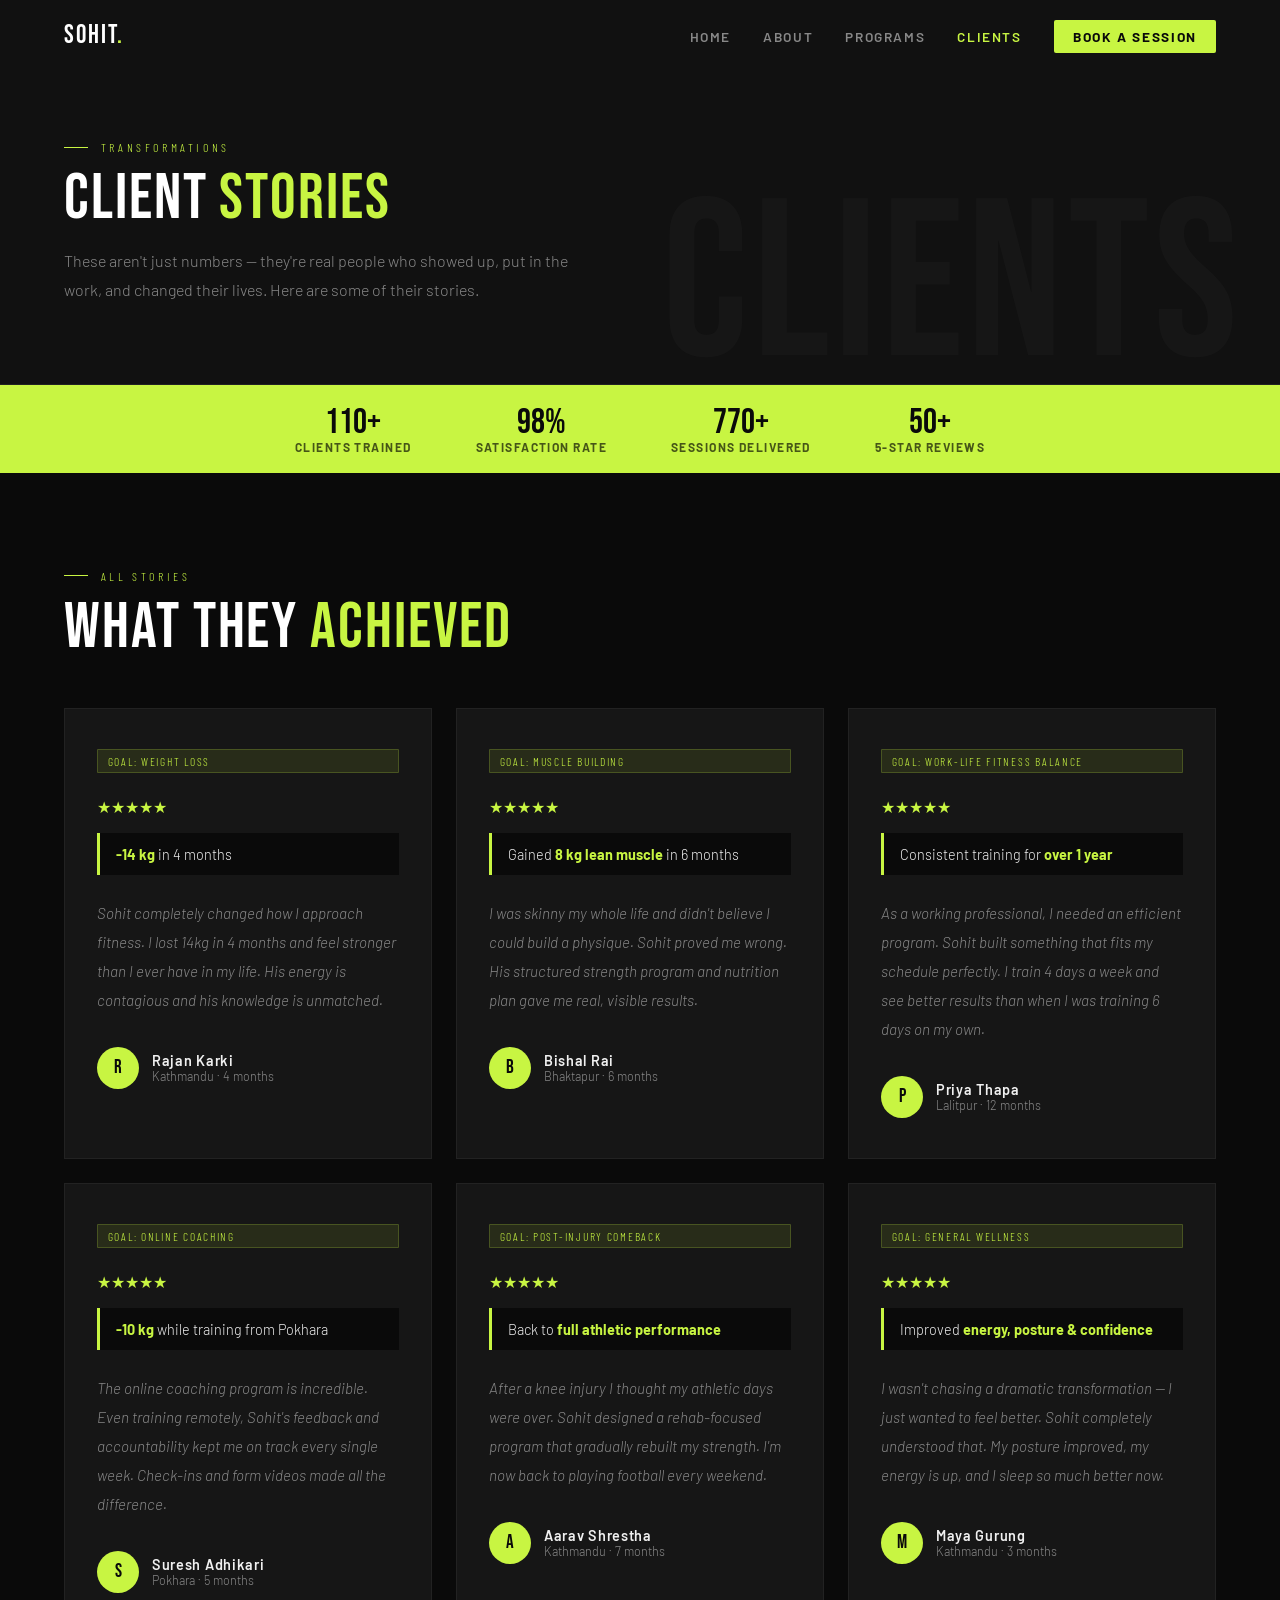
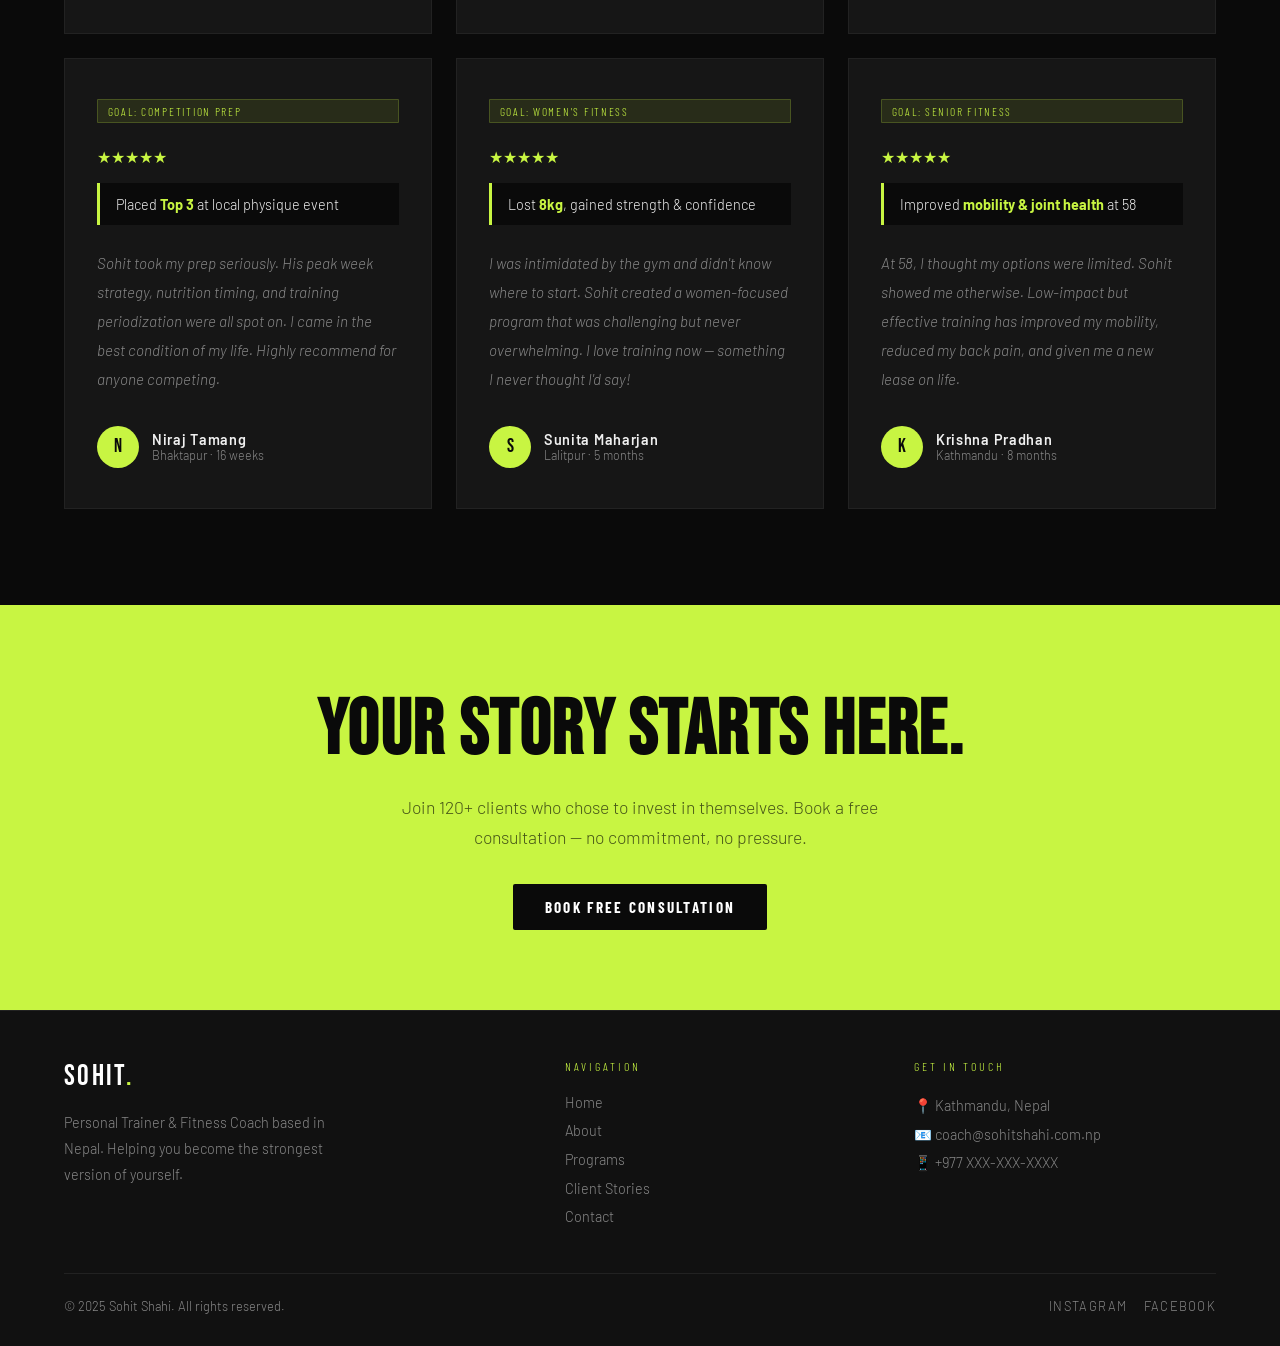
<file: Clients.html>
<!DOCTYPE html>
<html lang="en">
<head>
  <meta charset="UTF-8">
  <meta name="viewport" content="width=device-width, initial-scale=1.0">
  <meta name="description" content="Real client stories and transformations from Sohit Shahi's training programs.">
  <title>Client Stories | Sohit Shahi — Personal Trainer</title>
  <link rel="stylesheet" href="style.css">
  <link rel="preconnect" href="https://fonts.googleapis.com">
  <link rel="preconnect" href="https://fonts.gstatic.com" crossorigin>
</head>
<body>

<!-- ─── NAV ─── -->
<nav>
  <a href="index.html" class="nav-logo">SOHIT<span>.</span></a>
  <ul class="nav-links">
    <li><a href="index.html">Home</a></li>
    <li><a href="index.html#about">About</a></li>
    <li><a href="index.html#programs">Programs</a></li>
    <li><a href="clients.html" class="active">Clients</a></li>
    <li><a href="contact.html" class="nav-cta">Book a Session</a></li>
  </ul>
  <div class="burger" aria-label="Menu">
    <span></span><span></span><span></span>
  </div>
</nav>
<div class="mobile-menu">
  <a href="index.html">Home</a>
  <a href="index.html#about">About</a>
  <a href="index.html#programs">Programs</a>
  <a href="clients.html">Clients</a>
  <a href="contact.html">Book a Session</a>
</div>

<!-- ─── PAGE HERO ─── -->
<div class="page-hero" data-title="CLIENTS">
  <div class="section-eyebrow">Transformations</div>
  <div class="section-title">CLIENT <span>STORIES</span></div>
  <p class="section-desc" style="margin-top:0.8rem;">
    These aren't just numbers — they're real people who showed up, put in the work, and changed their lives. Here are some of their stories.
  </p>
</div>

<!-- ─── OVERALL STATS ─── -->
<div class="stats-strip">
  <div class="stat-item">
    <div class="stat-num" data-target="120" data-suffix="+">0+</div>
    <div class="stat-label">Clients Trained</div>
  </div>
  <div class="stat-item">
    <div class="stat-num" data-target="98" data-suffix="%">0%</div>
    <div class="stat-label">Satisfaction Rate</div>
  </div>
  <div class="stat-item">
    <div class="stat-num" data-target="800" data-suffix="+">0+</div>
    <div class="stat-label">Sessions Delivered</div>
  </div>
  <div class="stat-item">
    <div class="stat-num" data-target="50" data-suffix="+">0+</div>
    <div class="stat-label">5-Star Reviews</div>
  </div>
</div>

<!-- ─── CLIENT GRID ─── -->
<section>
  <div class="section-eyebrow">All Stories</div>
  <div class="section-title fade-up">WHAT THEY <span>ACHIEVED</span></div>
  <div class="clients-grid stagger">

    <div class="client-card">
      <span class="client-goal">Goal: Weight Loss</span>
      <div class="stars">★★★★★</div>
      <div class="result-highlight"><strong>-14 kg</strong> in 4 months</div>
      <p class="testi-text">Sohit completely changed how I approach fitness. I lost 14kg in 4 months and feel stronger than I ever have in my life. His energy is contagious and his knowledge is unmatched.</p>
      <div class="testi-author">
        <div class="testi-avatar">R</div>
        <div>
          <div class="testi-name">Rajan Karki</div>
          <div class="testi-role">Kathmandu · 4 months</div>
        </div>
      </div>
    </div>

    <div class="client-card">
      <span class="client-goal">Goal: Muscle Building</span>
      <div class="stars">★★★★★</div>
      <div class="result-highlight">Gained <strong>8 kg lean muscle</strong> in 6 months</div>
      <p class="testi-text">I was skinny my whole life and didn't believe I could build a physique. Sohit proved me wrong. His structured strength program and nutrition plan gave me real, visible results.</p>
      <div class="testi-author">
        <div class="testi-avatar">B</div>
        <div>
          <div class="testi-name">Bishal Rai</div>
          <div class="testi-role">Bhaktapur · 6 months</div>
        </div>
      </div>
    </div>

    <div class="client-card">
      <span class="client-goal">Goal: Work-Life Fitness Balance</span>
      <div class="stars">★★★★★</div>
      <div class="result-highlight">Consistent training for <strong>over 1 year</strong></div>
      <p class="testi-text">As a working professional, I needed an efficient program. Sohit built something that fits my schedule perfectly. I train 4 days a week and see better results than when I was training 6 days on my own.</p>
      <div class="testi-author">
        <div class="testi-avatar">P</div>
        <div>
          <div class="testi-name">Priya Thapa</div>
          <div class="testi-role">Lalitpur · 12 months</div>
        </div>
      </div>
    </div>

    <div class="client-card">
      <span class="client-goal">Goal: Online Coaching</span>
      <div class="stars">★★★★★</div>
      <div class="result-highlight"><strong>-10 kg</strong> while training from Pokhara</div>
      <p class="testi-text">The online coaching program is incredible. Even training remotely, Sohit's feedback and accountability kept me on track every single week. Check-ins and form videos made all the difference.</p>
      <div class="testi-author">
        <div class="testi-avatar">S</div>
        <div>
          <div class="testi-name">Suresh Adhikari</div>
          <div class="testi-role">Pokhara · 5 months</div>
        </div>
      </div>
    </div>

    <div class="client-card">
      <span class="client-goal">Goal: Post-Injury Comeback</span>
      <div class="stars">★★★★★</div>
      <div class="result-highlight">Back to <strong>full athletic performance</strong></div>
      <p class="testi-text">After a knee injury I thought my athletic days were over. Sohit designed a rehab-focused program that gradually rebuilt my strength. I'm now back to playing football every weekend.</p>
      <div class="testi-author">
        <div class="testi-avatar">A</div>
        <div>
          <div class="testi-name">Aarav Shrestha</div>
          <div class="testi-role">Kathmandu · 7 months</div>
        </div>
      </div>
    </div>

    <div class="client-card">
      <span class="client-goal">Goal: General Wellness</span>
      <div class="stars">★★★★★</div>
      <div class="result-highlight">Improved <strong>energy, posture & confidence</strong></div>
      <p class="testi-text">I wasn't chasing a dramatic transformation — I just wanted to feel better. Sohit completely understood that. My posture improved, my energy is up, and I sleep so much better now.</p>
      <div class="testi-author">
        <div class="testi-avatar">M</div>
        <div>
          <div class="testi-name">Maya Gurung</div>
          <div class="testi-role">Kathmandu · 3 months</div>
        </div>
      </div>
    </div>

    <div class="client-card">
      <span class="client-goal">Goal: Competition Prep</span>
      <div class="stars">★★★★★</div>
      <div class="result-highlight">Placed <strong>Top 3</strong> at local physique event</div>
      <p class="testi-text">Sohit took my prep seriously. His peak week strategy, nutrition timing, and training periodization were all spot on. I came in the best condition of my life. Highly recommend for anyone competing.</p>
      <div class="testi-author">
        <div class="testi-avatar">N</div>
        <div>
          <div class="testi-name">Niraj Tamang</div>
          <div class="testi-role">Bhaktapur · 16 weeks</div>
        </div>
      </div>
    </div>

    <div class="client-card">
      <span class="client-goal">Goal: Women's Fitness</span>
      <div class="stars">★★★★★</div>
      <div class="result-highlight">Lost <strong>8kg</strong>, gained strength & confidence</div>
      <p class="testi-text">I was intimidated by the gym and didn't know where to start. Sohit created a women-focused program that was challenging but never overwhelming. I love training now — something I never thought I'd say!</p>
      <div class="testi-author">
        <div class="testi-avatar">S</div>
        <div>
          <div class="testi-name">Sunita Maharjan</div>
          <div class="testi-role">Lalitpur · 5 months</div>
        </div>
      </div>
    </div>

    <div class="client-card">
      <span class="client-goal">Goal: Senior Fitness</span>
      <div class="stars">★★★★★</div>
      <div class="result-highlight">Improved <strong>mobility & joint health</strong> at 58</div>
      <p class="testi-text">At 58, I thought my options were limited. Sohit showed me otherwise. Low-impact but effective training has improved my mobility, reduced my back pain, and given me a new lease on life.</p>
      <div class="testi-author">
        <div class="testi-avatar">K</div>
        <div>
          <div class="testi-name">Krishna Pradhan</div>
          <div class="testi-role">Kathmandu · 8 months</div>
        </div>
      </div>
    </div>

  </div>
</section>

<!-- ─── CTA ─── -->
<div class="cta-banner">
  <h2>YOUR STORY STARTS HERE.</h2>
  <p>Join 120+ clients who chose to invest in themselves. Book a free consultation — no commitment, no pressure.</p>
  <a href="contact.html" class="btn btn-dark">Book Free Consultation</a>
</div>

<!-- ─── FOOTER ─── -->
<footer>
  <div class="footer-grid">
    <div class="footer-brand">
      <a href="index.html" class="footer-logo">SOHIT<span>.</span></a>
      <p>Personal Trainer & Fitness Coach based in Nepal. Helping you become the strongest version of yourself.</p>
    </div>
    <div>
      <div class="footer-heading">Navigation</div>
      <ul class="footer-links">
        <li><a href="index.html">Home</a></li>
        <li><a href="index.html#about">About</a></li>
        <li><a href="index.html#programs">Programs</a></li>
        <li><a href="clients.html">Client Stories</a></li>
        <li><a href="contact.html">Contact</a></li>
      </ul>
    </div>
    <div class="footer-contact">
      <div class="footer-heading">Get In Touch</div>
      <p>📍 Kathmandu, Nepal</p>
      <p>📧 <a href="mailto:coach@sohitshahi.com.np">coach@sohitshahi.com.np</a></p>
      <p>📱 <a href="tel:+977XXXXXXXXXX">+977 XXX-XXX-XXXX</a></p>
    </div>
  </div>
  <div class="footer-bottom">
    <p>© 2025 Sohit Shahi. All rights reserved.</p>
    <div class="social-links">
      <a href="https://instagram.com/" target="_blank" rel="noopener">Instagram</a>
      <a href="https://facebook.com/" target="_blank" rel="noopener">Facebook</a>
    </div>
  </div>
</footer>

<script src="script.js"></script>
</body>
</html>
</file>
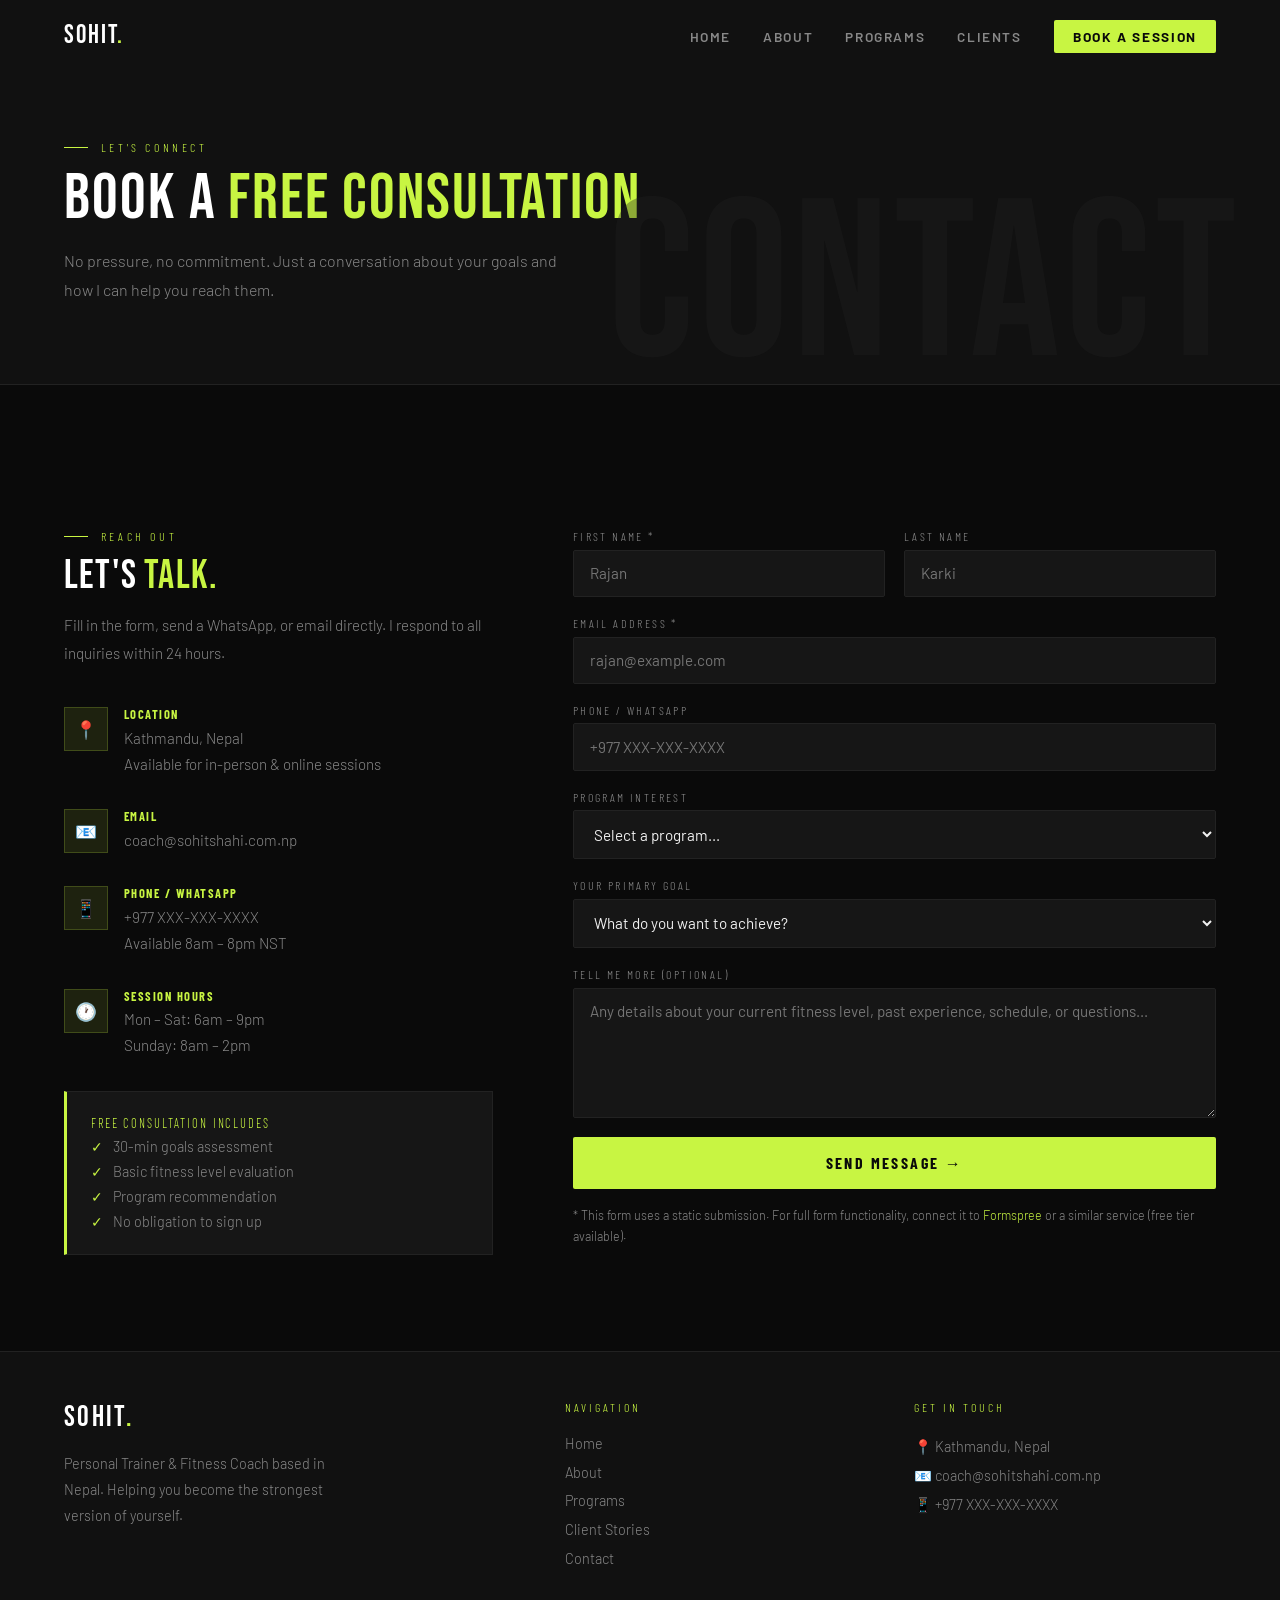
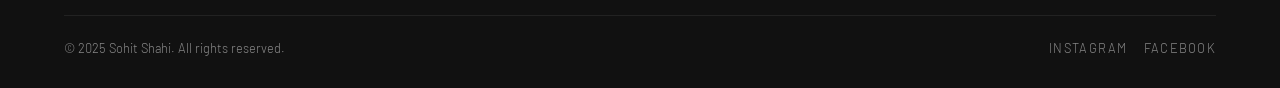
<file: Contact.html>
<!DOCTYPE html>
<html lang="en">
<head>
  <meta charset="UTF-8">
  <meta name="viewport" content="width=device-width, initial-scale=1.0">
  <meta name="description" content="Get in touch with Sohit Shahi — book a free consultation or ask about training programs.">
  <title>Contact | Sohit Shahi — Personal Trainer</title>
  <link rel="stylesheet" href="style.css">
  <link rel="preconnect" href="https://fonts.googleapis.com">
  <link rel="preconnect" href="https://fonts.gstatic.com" crossorigin>
</head>
<body>

<!-- ─── NAV ─── -->
<nav>
  <a href="index.html" class="nav-logo">SOHIT<span>.</span></a>
  <ul class="nav-links">
    <li><a href="index.html">Home</a></li>
    <li><a href="index.html#about">About</a></li>
    <li><a href="index.html#programs">Programs</a></li>
    <li><a href="clients.html">Clients</a></li>
    <li><a href="contact.html" class="nav-cta active">Book a Session</a></li>
  </ul>
  <div class="burger" aria-label="Menu">
    <span></span><span></span><span></span>
  </div>
</nav>
<div class="mobile-menu">
  <a href="index.html">Home</a>
  <a href="index.html#about">About</a>
  <a href="index.html#programs">Programs</a>
  <a href="clients.html">Clients</a>
  <a href="contact.html">Book a Session</a>
</div>

<!-- ─── PAGE HERO ─── -->
<div class="page-hero" data-title="CONTACT">
  <div class="section-eyebrow">Let's Connect</div>
  <div class="section-title">BOOK A <span>FREE CONSULTATION</span></div>
  <p class="section-desc" style="margin-top:0.8rem;">
    No pressure, no commitment. Just a conversation about your goals and how I can help you reach them.
  </p>
</div>

<!-- ─── CONTACT SECTION ─── -->
<section>
  <div class="contact-grid">

    <!-- Info Side -->
    <div>
      <div class="section-eyebrow">Reach Out</div>
      <div class="section-title fade-up" style="font-size:2.5rem;">LET'S <span>TALK.</span></div>
      <p style="color:var(--muted); margin:1rem 0 2.5rem; line-height:1.8; font-size:0.95rem;">
        Fill in the form, send a WhatsApp, or email directly. I respond to all inquiries within 24 hours.
      </p>

      <div class="contact-info-item fade-up">
        <div class="contact-icon">📍</div>
        <div class="contact-info-text">
          <h4>Location</h4>
          <p>Kathmandu, Nepal<br>Available for in-person & online sessions</p>
        </div>
      </div>

      <div class="contact-info-item fade-up" data-delay="100">
        <div class="contact-icon">📧</div>
        <div class="contact-info-text">
          <h4>Email</h4>
          <p><a href="mailto:coach@sohitshahi.com.np">coach@sohitshahi.com.np</a></p>
        </div>
      </div>

      <div class="contact-info-item fade-up" data-delay="150">
        <div class="contact-icon">📱</div>
        <div class="contact-info-text">
          <h4>Phone / WhatsApp</h4>
          <p><a href="tel:+977XXXXXXXXXX">+977 XXX-XXX-XXXX</a><br>Available 8am – 8pm NST</p>
        </div>
      </div>

      <div class="contact-info-item fade-up" data-delay="200">
        <div class="contact-icon">🕐</div>
        <div class="contact-info-text">
          <h4>Session Hours</h4>
          <p>Mon – Sat: 6am – 9pm<br>Sunday: 8am – 2pm</p>
        </div>
      </div>

      <div style="margin-top:2rem; padding:1.5rem; background:var(--card); border:1px solid var(--border); border-left:3px solid var(--accent);" class="fade-up" data-delay="250">
        <p style="color:var(--accent); font-family:'Barlow Condensed',sans-serif; letter-spacing:0.15em; text-transform:uppercase; font-size:0.78rem; margin-bottom:0.5rem;">Free Consultation Includes</p>
        <ul style="list-style:none; display:flex; flex-direction:column; gap:0.5rem;">
          <li style="color:var(--muted); font-size:0.9rem; display:flex; gap:0.6rem; align-items:center;"><span style="color:var(--accent);">✓</span> 30-min goals assessment</li>
          <li style="color:var(--muted); font-size:0.9rem; display:flex; gap:0.6rem; align-items:center;"><span style="color:var(--accent);">✓</span> Basic fitness level evaluation</li>
          <li style="color:var(--muted); font-size:0.9rem; display:flex; gap:0.6rem; align-items:center;"><span style="color:var(--accent);">✓</span> Program recommendation</li>
          <li style="color:var(--muted); font-size:0.9rem; display:flex; gap:0.6rem; align-items:center;"><span style="color:var(--accent);">✓</span> No obligation to sign up</li>
        </ul>
      </div>
    </div>

    <!-- Form Side -->
    <div class="fade-up" data-delay="100">
      <form class="contact-form" id="contactForm">
        <div class="form-row">
          <div class="form-group">
            <label for="fname">First Name *</label>
            <input type="text" id="fname" placeholder="Rajan" required>
          </div>
          <div class="form-group">
            <label for="lname">Last Name</label>
            <input type="text" id="lname" placeholder="Karki">
          </div>
        </div>
        <div class="form-group">
          <label for="email">Email Address *</label>
          <input type="email" id="email" placeholder="rajan@example.com" required>
        </div>
        <div class="form-group">
          <label for="phone">Phone / WhatsApp</label>
          <input type="tel" id="phone" placeholder="+977 XXX-XXX-XXXX">
        </div>
        <div class="form-group">
          <label for="program">Program Interest</label>
          <select id="program">
            <option value="" disabled selected>Select a program...</option>
            <option>Strength & Muscle Building</option>
            <option>Fat Loss & Shred</option>
            <option>Functional Fitness</option>
            <option>Nutrition Coaching</option>
            <option>Online Coaching</option>
            <option>1-on-1 Personal Training</option>
            <option>Not sure yet</option>
          </select>
        </div>
        <div class="form-group">
          <label for="goal">Your Primary Goal</label>
          <select id="goal">
            <option value="" disabled selected>What do you want to achieve?</option>
            <option>Lose weight / body fat</option>
            <option>Build muscle & strength</option>
            <option>Improve overall fitness</option>
            <option>Athletic performance</option>
            <option>Injury rehabilitation</option>
            <option>General health & wellness</option>
            <option>Competition prep</option>
          </select>
        </div>
        <div class="form-group">
          <label for="message">Tell Me More (optional)</label>
          <textarea id="message" placeholder="Any details about your current fitness level, past experience, schedule, or questions..."></textarea>
        </div>
        <button type="submit" class="btn btn-primary" style="width:100%; font-size:1rem; padding:1rem;">
          Send Message →
        </button>
      </form>
      <div class="form-success">
        ✓ Message sent! I'll be in touch within 24 hours.
      </div>
      <p style="color:var(--muted); font-size:0.78rem; margin-top:1rem; line-height:1.7;">
        * This form uses a static submission. For full form functionality, connect it to <a href="https://formspree.io" target="_blank" rel="noopener" style="color:var(--accent); text-decoration:none;">Formspree</a> or a similar service (free tier available).
      </p>
    </div>

  </div>
</section>

<!-- ─── FOOTER ─── -->
<footer>
  <div class="footer-grid">
    <div class="footer-brand">
      <a href="index.html" class="footer-logo">SOHIT<span>.</span></a>
      <p>Personal Trainer & Fitness Coach based in Nepal. Helping you become the strongest version of yourself.</p>
    </div>
    <div>
      <div class="footer-heading">Navigation</div>
      <ul class="footer-links">
        <li><a href="index.html">Home</a></li>
        <li><a href="index.html#about">About</a></li>
        <li><a href="index.html#programs">Programs</a></li>
        <li><a href="clients.html">Client Stories</a></li>
        <li><a href="contact.html">Contact</a></li>
      </ul>
    </div>
    <div class="footer-contact">
      <div class="footer-heading">Get In Touch</div>
      <p>📍 Kathmandu, Nepal</p>
      <p>📧 <a href="mailto:coach@sohitshahi.com.np">coach@sohitshahi.com.np</a></p>
      <p>📱 <a href="tel:+977XXXXXXXXXX">+977 XXX-XXX-XXXX</a></p>
    </div>
  </div>
  <div class="footer-bottom">
    <p>© 2025 Sohit Shahi. All rights reserved.</p>
    <div class="social-links">
      <a href="https://instagram.com/" target="_blank" rel="noopener">Instagram</a>
      <a href="https://facebook.com/" target="_blank" rel="noopener">Facebook</a>
    </div>
  </div>
</footer>

<script src="script.js"></script>
</body>
</html>
</file>
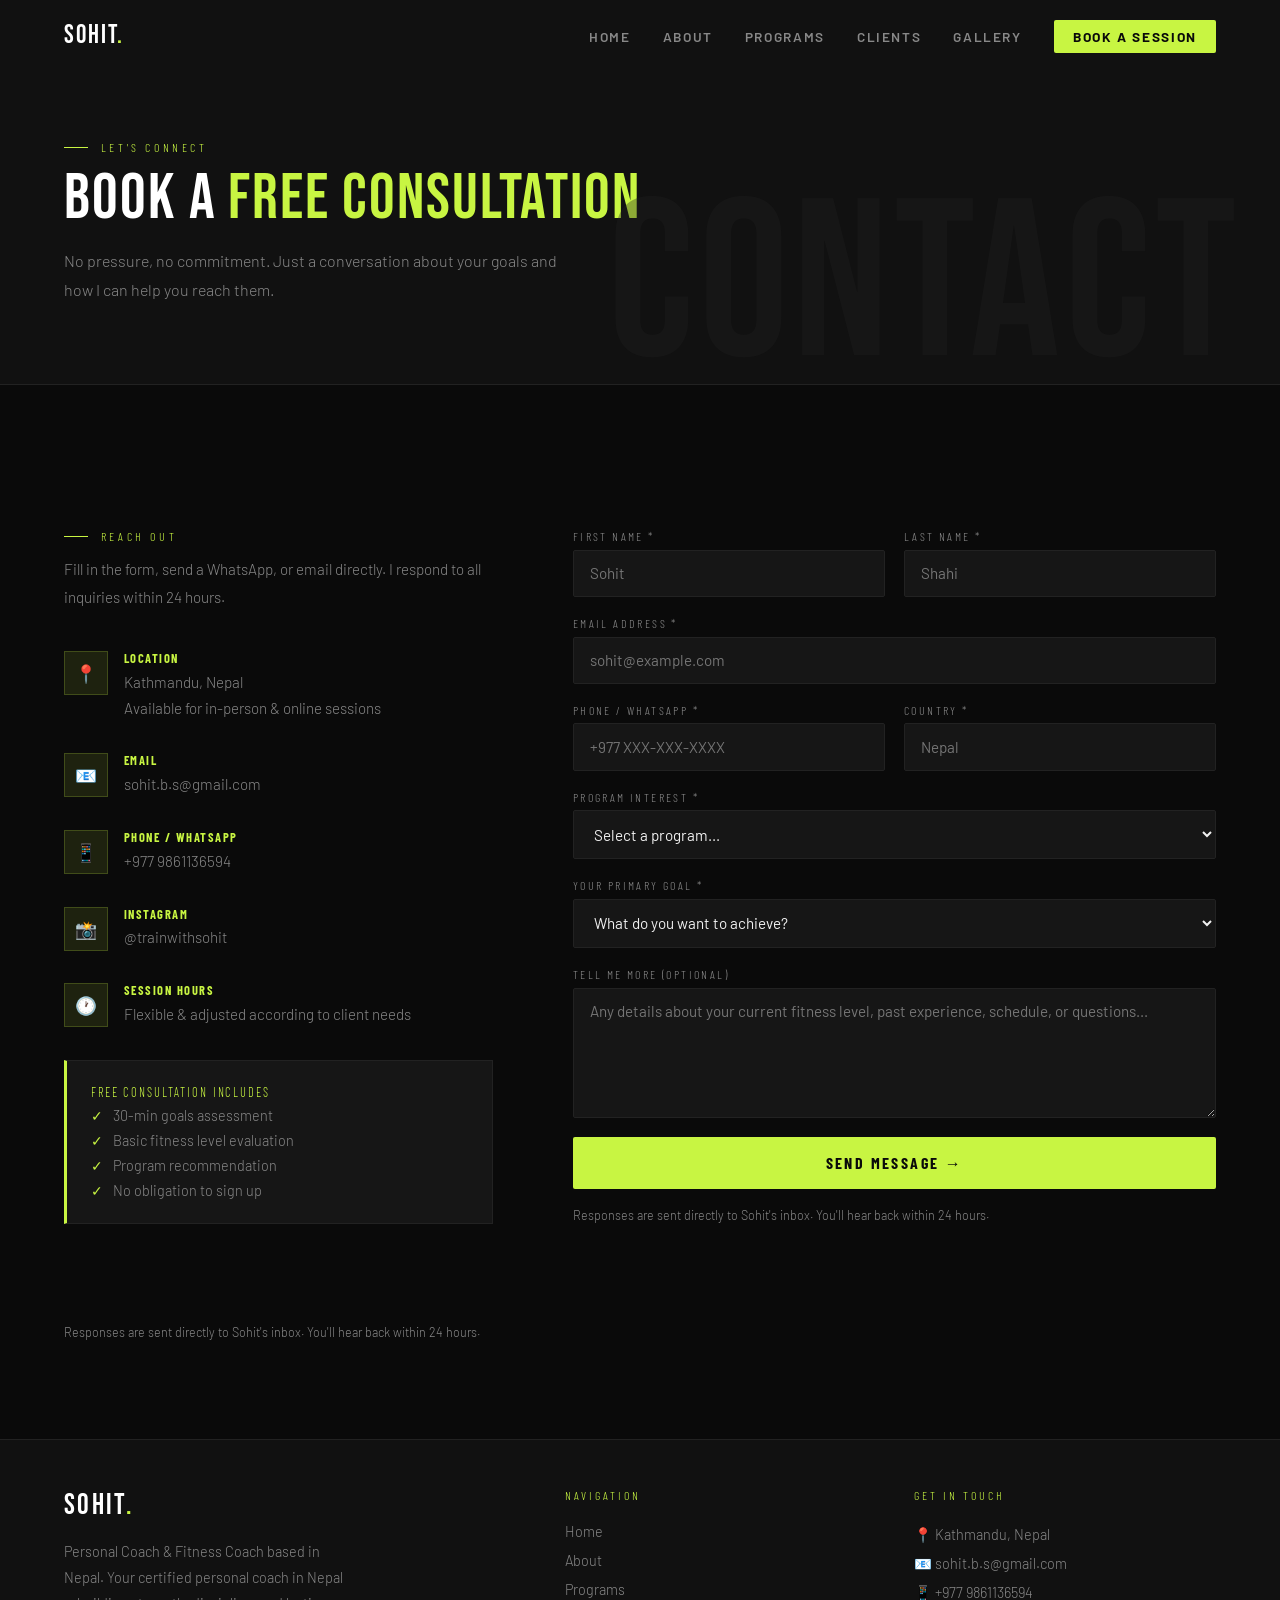
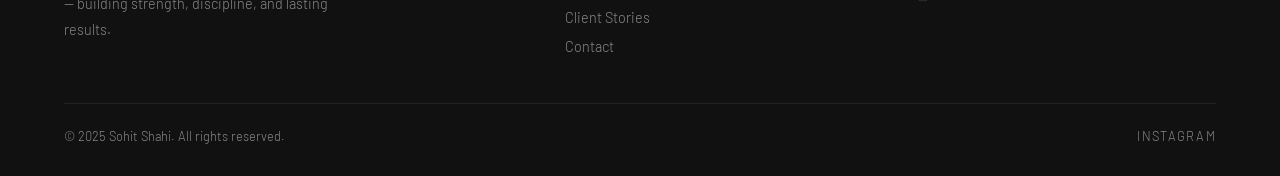
<file: contact.html>
<!DOCTYPE html>
<html lang="en">
<head>
  <meta charset="UTF-8">
  <link rel="icon" type="image/svg+xml" href="favicon.svg">
  <meta name="viewport" content="width=device-width, initial-scale=1.0">
  <meta name="description" content="Get in touch with Sohit Shahi — book a free consultation or ask about training programs.">
  <title>Contact | Sohit Shahi — Personal Coach</title>
  <link rel="stylesheet" href="style.css">
  <link rel="preconnect" href="https://fonts.googleapis.com">
  <link rel="preconnect" href="https://fonts.gstatic.com" crossorigin>
</head>
<body>

<!-- ─── NAV ─── -->
<nav>
  <a href="index.html" class="nav-logo">SOHIT<span>.</span></a>
  <ul class="nav-links">
    <li><a href="index.html">Home</a></li>
    <li><a href="index.html#about">About</a></li>
    <li><a href="index.html#programs">Programs</a></li>
    <li><a href="clients.html">Clients</a></li>
    <li><a href="gallery.html">Gallery</a></li>
    <li><a href="contact.html" class="nav-cta active">Book a Session</a></li>
  </ul>
  <div class="burger" aria-label="Menu">
    <span></span><span></span><span></span>
  </div>
</nav>
<div class="mobile-menu">
  <a href="index.html">Home</a>
  <a href="index.html#about">About</a>
  <a href="index.html#programs">Programs</a>
  <a href="clients.html">Clients</a>
  <a href="gallery.html">Gallery</a>
  <a href="contact.html">Book a Session</a>
</div>

<!-- ─── PAGE HERO ─── -->
<div class="page-hero" data-title="CONTACT">
  <div class="section-eyebrow">Let's Connect</div>
  <div class="section-title">BOOK A <span>FREE CONSULTATION</span></div>
  <p class="section-desc" style="margin-top:0.8rem;">
    No pressure, no commitment. Just a conversation about your goals and how I can help you reach them.
  </p>
</div>

<!-- ─── CONTACT SECTION ─── -->
<section>
  <div class="contact-grid">

    <!-- Info Side -->
    <div>
      <div class="section-eyebrow">Reach Out</div>
      <p style="color:var(--muted); margin:0 0 2.5rem; line-height:1.8; font-size:0.95rem;">
        Fill in the form, send a WhatsApp, or email directly. I respond to all inquiries within 24 hours.
      </p>

      <div class="contact-info-item fade-up">
        <div class="contact-icon">📍</div>
        <div class="contact-info-text">
          <h4>Location</h4>
          <p>Kathmandu, Nepal<br>Available for in-person & online sessions</p>
        </div>
      </div>

      <div class="contact-info-item fade-up" data-delay="100">
        <div class="contact-icon">📧</div>
        <div class="contact-info-text">
          <h4>Email</h4>
          <p><a href="mailto:sohit.b.s@gmail.com">sohit.b.s@gmail.com</a></p>
        </div>
      </div>

      <div class="contact-info-item fade-up" data-delay="150">
        <div class="contact-icon">📱</div>
        <div class="contact-info-text">
          <h4>Phone / WhatsApp</h4>
          <p><a href="tel:+9779861136594">+977 9861136594</a></p>
        </div>
      </div>

      <div class="contact-info-item fade-up" data-delay="175">
        <div class="contact-icon">📸</div>
        <div class="contact-info-text">
          <h4>Instagram</h4>
          <p><a href="https://www.instagram.com/trainwithsohit/" target="_blank" rel="noopener">@trainwithsohit</a></p>
        </div>
      </div>

      <div class="contact-info-item fade-up" data-delay="200">
        <div class="contact-icon">🕐</div>
        <div class="contact-info-text">
          <h4>Session Hours</h4>
          <p>Flexible & adjusted according to client needs</p>
        </div>
      </div>

      <div style="margin-top:2rem; padding:1.5rem; background:var(--card); border:1px solid var(--border); border-left:3px solid var(--accent);" class="fade-up" data-delay="250">
        <p style="color:var(--accent); font-family:'Barlow Condensed',sans-serif; letter-spacing:0.15em; text-transform:uppercase; font-size:0.78rem; margin-bottom:0.5rem;">Free Consultation Includes</p>
        <ul style="list-style:none; display:flex; flex-direction:column; gap:0.5rem;">
          <li style="color:var(--muted); font-size:0.9rem; display:flex; gap:0.6rem; align-items:center;"><span style="color:var(--accent);">✓</span> 30-min goals assessment</li>
          <li style="color:var(--muted); font-size:0.9rem; display:flex; gap:0.6rem; align-items:center;"><span style="color:var(--accent);">✓</span> Basic fitness level evaluation</li>
          <li style="color:var(--muted); font-size:0.9rem; display:flex; gap:0.6rem; align-items:center;"><span style="color:var(--accent);">✓</span> Program recommendation</li>
          <li style="color:var(--muted); font-size:0.9rem; display:flex; gap:0.6rem; align-items:center;"><span style="color:var(--accent);">✓</span> No obligation to sign up</li>
        </ul>
      </div>
    </div>

    <!-- Form Side -->
    <div class="fade-up" data-delay="100">
      <form class="contact-form" id="contactForm">
        <div class="form-row">
          <div class="form-group">
            <label for="fname">First Name *</label>
            <input type="text" id="fname" name="first_name" placeholder="Sohit" required>
          </div>
          <div class="form-group">
            <label for="lname">Last Name *</label>
            <input type="text" id="lname" name="last_name" placeholder="Shahi" required>
          </div>
        </div>
        <div class="form-group">
          <label for="email">Email Address *</label>
          <input type="email" id="email" name="email" placeholder="sohit@example.com" required>
        </div>
        <div class="form-row">
          <div class="form-group">
            <label for="phone">Phone / WhatsApp *</label>
            <input type="tel" id="phone" name="phone" placeholder="+977 XXX-XXX-XXXX" required>
          </div>
          <div class="form-group">
            <label for="country">Country *</label>
            <input type="text" id="country" name="country" placeholder="Nepal" required>
          </div>
        </div>
        <div class="form-group">
          <label for="program">Program Interest *</label>
          <select id="program" name="program_interest" required>
            <option value="" disabled selected>Select a program...</option>
            <option>Strength & Muscle Building</option>
            <option>Fat Loss & Shred</option>
            <option>Functional Fitness</option>
            <option>Online Coaching</option>
            <option>1-on-1 Personal Training</option>
            <option>Not sure yet</option>
          </select>
        </div>
        <div class="form-group">
          <label for="goal">Your Primary Goal *</label>
          <select id="goal" name="primary_goal" required>
            <option value="" disabled selected>What do you want to achieve?</option>
            <option>Lose weight / body fat</option>
            <option>Build muscle & strength</option>
            <option>Improve overall fitness</option>
            <option>Athletic performance</option>
            <option>Injury rehabilitation</option>
            <option>General health & wellness</option>
            <option>Competition prep</option>
          </select>
        </div>
        <div class="form-group">
          <label for="message">Tell Me More (optional)</label>
          <textarea id="message" name="message" placeholder="Any details about your current fitness level, past experience, schedule, or questions..."></textarea>
        </div>
        <input type="text" name="_gotcha" style="display:none">
        <button type="submit" id="submitBtn" class="btn btn-primary" style="width:100%; font-size:1rem; padding:1rem;">
          Send Message →
        </button>
      </form>

      <!-- Success Message -->
      <div id="formSuccess" style="display:none; background:rgba(200,245,66,0.08); border:1px solid var(--accent); padding:2.5rem 2rem; text-align:center; margin-top:1rem;">
        <div style="font-size:2rem; margin-bottom:1rem;">✓</div>
        <div style="font-family:'Bebas Neue',sans-serif; font-size:2rem; color:var(--accent); letter-spacing:0.05em; margin-bottom:0.5rem;">Message Sent!</div>
        <p style="color:var(--muted); font-size:0.95rem; line-height:1.8;">Thanks for reaching out. Sohit will get back to you within 24 hours.</p>
      </div>

      <!-- Error Message -->
      <div id="formError" style="display:none; background:rgba(255,77,77,0.08); border:1px solid #ff4d4d; padding:1.2rem; text-align:center; margin-top:1rem;">
        <p style="color:#ff4d4d; font-size:0.9rem;">Something went wrong. Please try again or contact directly via WhatsApp.</p>
      </div>

      <p style="color:var(--muted); font-size:0.78rem; margin-top:1rem; line-height:1.7;">
        Responses are sent directly to Sohit's inbox. You'll hear back within 24 hours.
      </p>
    </div>

<script>
document.getElementById('contactForm').addEventListener('submit', function(e) {
  e.preventDefault();

  var phone = document.getElementById('phone').value.trim();
  var country = document.getElementById('country').value.trim();

  if (phone.replace(/[0-9+\-\s]/g, '').length > 0 || phone.length < 7) {
    document.getElementById('phone').style.borderColor = '#ff4d4d';
    document.getElementById('phone').placeholder = 'Numbers only please!';
    document.getElementById('phone').focus();
    return;
  }
  document.getElementById('phone').style.borderColor = '';

  if (/\d/.test(country)) {
    document.getElementById('country').style.borderColor = '#ff4d4d';
    document.getElementById('country').placeholder = 'Letters only please!';
    document.getElementById('country').focus();
    return;
  }
  document.getElementById('country').style.borderColor = '';

  var btn = document.getElementById('submitBtn');
  btn.textContent = 'Sending...';
  btn.disabled = true;

  var data = new FormData(this);

  fetch('https://formspree.io/f/xwvzkdvr', {
    method: 'POST',
    body: data,
    headers: { 'Accept': 'application/json' }
  })
  .then(function(response) {
    if (response.ok) {
      document.getElementById('contactForm').style.display = 'none';
      document.getElementById('formSuccess').style.display = 'block';
    } else {
      document.getElementById('formError').style.display = 'block';
      btn.textContent = 'Send Message →';
      btn.disabled = false;
    }
  })
  .catch(function() {
    document.getElementById('formError').style.display = 'block';
    btn.textContent = 'Send Message →';
    btn.disabled = false;
  });
});
</script>
      <p style="color:var(--muted); font-size:0.78rem; margin-top:1rem; line-height:1.7;">
        Responses are sent directly to Sohit's inbox. You'll hear back within 24 hours.
      </p>
    </div>

  </div>
</section>

<!-- ─── FOOTER ─── -->
<footer>
  <div class="footer-grid">
    <div class="footer-brand">
      <a href="index.html" class="footer-logo">SOHIT<span>.</span></a>
      <p>Personal Coach & Fitness Coach based in Nepal. Your certified personal coach in Nepal — building strength, discipline, and lasting results.</p>
    </div>
    <div>
      <div class="footer-heading">Navigation</div>
      <ul class="footer-links">
        <li><a href="index.html">Home</a></li>
        <li><a href="index.html#about">About</a></li>
        <li><a href="index.html#programs">Programs</a></li>
        <li><a href="clients.html">Client Stories</a></li>
        <li><a href="contact.html">Contact</a></li>
      </ul>
    </div>
    <div class="footer-contact">
      <div class="footer-heading">Get In Touch</div>
      <p>📍 Kathmandu, Nepal</p>
      <p>📧 <a href="mailto:sohit.b.s@gmail.com">sohit.b.s@gmail.com</a></p>
      <p>📱 <a href="tel:+9779861136594">+977 9861136594</a></p>
    </div>
  </div>
  <div class="footer-bottom">
    <p>© 2025 Sohit Shahi. All rights reserved.</p>
    <div class="social-links">
      <a href="https://www.instagram.com/trainwithsohit/" target="_blank" rel="noopener">Instagram</a>
    </div>
  </div>
</footer>

<script src="script.js"></script>
</body>
</html>
</file>
<file: style.css>
@import url('https://fonts.googleapis.com/css2?family=Bebas+Neue&family=Barlow:ital,wght@0,300;0,400;0,600;0,700;1,300&family=Barlow+Condensed:wght@400;700&display=swap');

:root {
  --black: #0a0a0a;
  --dark: #111111;
  --card: #161616;
  --border: #222222;
  --accent: #c8f542;
  --accent2: #e8ff6b;
  --text: #f0f0f0;
  --muted: #888;
  --white: #ffffff;
}

*, *::before, *::after { box-sizing: border-box; margin: 0; padding: 0; }

html { scroll-behavior: smooth; }

body {
  font-family: 'Barlow', sans-serif;
  background: var(--black);
  color: var(--text);
  overflow-x: hidden;
  font-weight: 300;
}

/* ─── SCROLLBAR ─── */
::-webkit-scrollbar { width: 4px; }
::-webkit-scrollbar-track { background: var(--dark); }
::-webkit-scrollbar-thumb { background: var(--accent); border-radius: 2px; }

/* ─── NAV ─── */
nav {
  position: fixed;
  top: 0; left: 0; right: 0;
  z-index: 100;
  padding: 0 5%;
  height: 70px;
  display: flex;
  align-items: center;
  justify-content: space-between;
  transition: background 0.4s, backdrop-filter 0.4s;
}
nav.scrolled {
  background: rgba(10,10,10,0.92);
  backdrop-filter: blur(12px);
  border-bottom: 1px solid var(--border);
}
.nav-logo {
  font-family: 'Bebas Neue', sans-serif;
  font-size: 1.6rem;
  letter-spacing: 0.08em;
  color: var(--white);
  text-decoration: none;
}
.nav-logo span { color: var(--accent); }
.nav-links {
  display: flex;
  gap: 2rem;
  list-style: none;
  align-items: center;
}
.nav-links a {
  color: var(--muted);
  text-decoration: none;
  font-size: 0.85rem;
  letter-spacing: 0.12em;
  text-transform: uppercase;
  font-weight: 600;
  transition: color 0.2s;
}
.nav-links a:hover, .nav-links a.active { color: var(--accent); }
.nav-cta {
  background: var(--accent);
  color: var(--black) !important;
  padding: 0.5rem 1.2rem;
  border-radius: 2px;
  font-weight: 700 !important;
}
.nav-cta:hover { background: var(--accent2) !important; }
.burger {
  display: none;
  flex-direction: column;
  gap: 5px;
  cursor: pointer;
  padding: 4px;
}
.burger span {
  display: block;
  width: 24px;
  height: 2px;
  background: var(--text);
  transition: 0.3s;
}
.mobile-menu {
  display: none;
  position: fixed;
  top: 70px; left: 0; right: 0;
  background: rgba(10,10,10,0.97);
  backdrop-filter: blur(20px);
  padding: 2rem 5%;
  flex-direction: column;
  gap: 1.5rem;
  z-index: 99;
  border-bottom: 1px solid var(--border);
}
.mobile-menu.open { display: flex; }
.mobile-menu a {
  color: var(--muted);
  text-decoration: none;
  font-size: 1rem;
  letter-spacing: 0.12em;
  text-transform: uppercase;
  font-weight: 600;
  transition: color 0.2s;
}
.mobile-menu a:hover { color: var(--accent); }

/* ─── HERO ─── */
.hero {
  position: relative;
  min-height: 100vh;
  display: flex;
  align-items: center;
  overflow: hidden;
}
.hero-bg {
  position: absolute;
  inset: 0;
  background-image: url('assets/trainer.jpeg');
  background-size: cover;
  background-position: center top;
  opacity: 0.2;
  filter: grayscale(40%) contrast(1.1);
  transform: scale(1.04);
  transition: transform 8s ease;
}
.hero-bg.loaded { transform: scale(1); }
.hero-overlay {
  position: absolute;
  inset: 0;
  background: linear-gradient(
    105deg,
    rgba(10,10,10,0.96) 0%,
    rgba(10,10,10,0.75) 45%,
    rgba(10,10,10,0.15) 100%
  );
}
.hero-overlay-bottom {
  position: absolute;
  bottom: 0; left: 0; right: 0;
  height: 220px;
  background: linear-gradient(to top, var(--black) 0%, transparent 100%);
}
.hero-content {
  position: relative;
  z-index: 2;
  padding: 0 5%;
  max-width: 780px;
  animation: fadeUp 1s ease both;
}
.hero-eyebrow {
  font-family: 'Barlow Condensed', sans-serif;
  letter-spacing: 0.25em;
  text-transform: uppercase;
  font-size: 0.8rem;
  color: var(--accent);
  margin-bottom: 1.2rem;
  display: flex;
  align-items: center;
  gap: 0.8rem;
}
.hero-eyebrow::before {
  content: '';
  display: block;
  width: 32px;
  height: 1px;
  background: var(--accent);
}
.hero h1 {
  font-family: 'Bebas Neue', sans-serif;
  font-size: clamp(4rem, 10vw, 9rem);
  line-height: 0.92;
  letter-spacing: 0.02em;
  color: var(--white);
  margin-bottom: 0.4rem;
}
.hero h1 span { color: var(--accent); }
.hero-sub {
  font-size: 1.1rem;
  color: var(--muted);
  max-width: 480px;
  line-height: 1.7;
  margin-bottom: 2.5rem;
  margin-top: 1rem;
}
.hero-actions { display: flex; gap: 1rem; flex-wrap: wrap; }

/* ─── BUTTONS ─── */
.btn {
  display: inline-block;
  padding: 0.85rem 2rem;
  font-family: 'Barlow Condensed', sans-serif;
  letter-spacing: 0.15em;
  text-transform: uppercase;
  font-size: 0.95rem;
  font-weight: 700;
  text-decoration: none;
  cursor: pointer;
  border: none;
  border-radius: 2px;
  transition: all 0.2s;
}
.btn-primary { background: var(--accent); color: var(--black); }
.btn-primary:hover { background: var(--accent2); transform: translateY(-2px); }
.btn-outline { background: transparent; color: var(--text); border: 1px solid var(--border); }
.btn-outline:hover { border-color: var(--accent); color: var(--accent); transform: translateY(-2px); }

/* ─── STATS STRIP ─── */
.stats-strip {
  background: var(--accent);
  padding: 1.2rem 5%;
  display: flex;
  justify-content: center;
  gap: 4rem;
  flex-wrap: wrap;
}
.stat-item { text-align: center; }
.stat-num {
  font-family: 'Bebas Neue', sans-serif;
  font-size: 2.2rem;
  color: var(--black);
  line-height: 1;
}
.stat-label {
  font-size: 0.75rem;
  font-weight: 700;
  letter-spacing: 0.12em;
  text-transform: uppercase;
  color: rgba(0,0,0,0.65);
}

/* ─── SECTIONS ─── */
section { padding: 6rem 5%; }
.section-eyebrow {
  font-family: 'Barlow Condensed', sans-serif;
  font-size: 0.75rem;
  letter-spacing: 0.3em;
  text-transform: uppercase;
  color: var(--accent);
  margin-bottom: 0.8rem;
  display: flex;
  align-items: center;
  gap: 0.8rem;
}
.section-eyebrow::before {
  content: '';
  display: block;
  width: 24px;
  height: 1px;
  background: var(--accent);
}
.section-title {
  font-family: 'Bebas Neue', sans-serif;
  font-size: clamp(2.4rem, 5vw, 4rem);
  letter-spacing: 0.03em;
  color: var(--white);
  line-height: 1;
  margin-bottom: 1rem;
}
.section-title span { color: var(--accent); }
.section-desc {
  color: var(--muted);
  max-width: 520px;
  line-height: 1.8;
  font-size: 1rem;
}

/* ─── ABOUT ─── */
.about-grid {
  display: grid;
  grid-template-columns: 1fr 1fr;
  gap: 6rem;
  align-items: center;
  margin-top: 3rem;
}
.about-image-wrap {
  position: relative;
}
.about-image-wrap img {
  width: 100%;
  aspect-ratio: 3/4;
  object-fit: cover;
  object-position: top;
  filter: grayscale(20%);
  display: block;
}
.about-img-placeholder {
  width: 100%;
  aspect-ratio: 3/4;
  background: var(--card);
  border: 1px solid var(--border);
  display: flex;
  align-items: center;
  justify-content: center;
  flex-direction: column;
  gap: 0.5rem;
  color: var(--muted);
  font-size: 0.85rem;
  letter-spacing: 0.1em;
  text-transform: uppercase;
}
.about-img-placeholder svg { opacity: 0.3; }
.about-accent-border {
  position: absolute;
  bottom: -16px; right: -16px;
  width: 70%;
  height: 70%;
  border: 2px solid var(--accent);
  z-index: -1;
}
.about-tag {
  display: inline-block;
  background: var(--accent);
  color: var(--black);
  font-family: 'Barlow Condensed', sans-serif;
  font-weight: 700;
  letter-spacing: 0.12em;
  text-transform: uppercase;
  font-size: 0.75rem;
  padding: 0.3rem 0.7rem;
  margin-bottom: 1.5rem;
}
.about-text p {
  color: var(--muted);
  line-height: 1.9;
  margin-bottom: 1rem;
  font-size: 1rem;
}
.cert-list {
  list-style: none;
  margin-top: 2rem;
  display: flex;
  flex-direction: column;
  gap: 0.6rem;
}
.cert-list li {
  display: flex;
  align-items: center;
  gap: 0.7rem;
  font-size: 0.9rem;
  color: var(--text);
  font-weight: 300;
}
.cert-list li::before {
  content: '';
  width: 6px; height: 6px;
  background: var(--accent);
  flex-shrink: 0;
  transform: rotate(45deg);
}

/* ─── PROGRAMS / SERVICES ─── */
.programs-grid {
  display: grid;
  grid-template-columns: repeat(auto-fit, minmax(280px, 1fr));
  gap: 1.5px;
  margin-top: 3rem;
  border: 1.5px solid var(--border);
}
.program-card {
  background: var(--card);
  padding: 2.5rem 2rem;
  border: 1.5px solid var(--border);
  position: relative;
  overflow: hidden;
  transition: background 0.3s;
  cursor: default;
}
.program-card::after {
  content: '';
  position: absolute;
  bottom: 0; left: 0;
  width: 100%; height: 2px;
  background: var(--accent);
  transform: scaleX(0);
  transform-origin: left;
  transition: transform 0.4s ease;
}
.program-card:hover { background: #1a1a1a; }
.program-card:hover::after { transform: scaleX(1); }
.program-icon {
  font-size: 2rem;
  margin-bottom: 1.2rem;
  display: block;
}
.program-card h3 {
  font-family: 'Bebas Neue', sans-serif;
  font-size: 1.8rem;
  letter-spacing: 0.05em;
  color: var(--white);
  margin-bottom: 0.8rem;
}
.program-card p {
  color: var(--muted);
  font-size: 0.95rem;
  line-height: 1.8;
}
.program-num {
  position: absolute;
  top: 1.5rem; right: 2rem;
  font-family: 'Bebas Neue', sans-serif;
  font-size: 3.5rem;
  color: var(--border);
  line-height: 1;
}

/* ─── TESTIMONIALS (home preview) ─── */
.testimonials-preview { background: var(--dark); }
.testimonials-grid {
  display: grid;
  grid-template-columns: repeat(auto-fit, minmax(300px, 1fr));
  gap: 1.5rem;
  margin-top: 3rem;
}
.testi-card {
  background: var(--card);
  border: 1px solid var(--border);
  padding: 2rem;
  position: relative;
  transition: border-color 0.3s, transform 0.3s;
}
.testi-card:hover { border-color: var(--accent); transform: translateY(-4px); }
.testi-quote {
  font-family: 'Bebas Neue', sans-serif;
  font-size: 4rem;
  color: var(--accent);
  opacity: 0.3;
  line-height: 0.7;
  margin-bottom: 1rem;
}
.testi-text {
  color: var(--muted);
  font-size: 0.95rem;
  line-height: 1.9;
  margin-bottom: 1.5rem;
  font-style: italic;
}
.testi-author {
  display: flex;
  align-items: center;
  gap: 0.8rem;
}
.testi-avatar {
  width: 42px; height: 42px;
  border-radius: 50%;
  background: var(--accent);
  display: flex;
  align-items: center;
  justify-content: center;
  font-family: 'Bebas Neue', sans-serif;
  font-size: 1.2rem;
  color: var(--black);
  flex-shrink: 0;
  overflow: hidden;
}
.testi-avatar img {
  width: 100%;
  height: 100%;
  object-fit: cover;
  border-radius: 50%;
}
.testi-name {
  font-weight: 600;
  font-size: 0.9rem;
  color: var(--text);
  letter-spacing: 0.05em;
}
.testi-role {
  font-size: 0.78rem;
  color: var(--muted);
}
.stars { color: var(--accent); font-size: 0.85rem; margin-bottom: 0.5rem; }

/* ─── CTA BANNER ─── */
.cta-banner {
  background: var(--accent);
  padding: 5rem 5%;
  text-align: center;
}
.cta-banner h2 {
  font-family: 'Bebas Neue', sans-serif;
  font-size: clamp(2.5rem, 6vw, 5rem);
  color: var(--black);
  letter-spacing: 0.02em;
  margin-bottom: 1rem;
}
.cta-banner p {
  color: rgba(0,0,0,0.65);
  font-size: 1.1rem;
  max-width: 480px;
  margin: 0 auto 2rem;
  line-height: 1.7;
}
.btn-dark { background: var(--black); color: var(--white); }
.btn-dark:hover { background: #1a1a1a; transform: translateY(-2px); }

/* ─── FOOTER ─── */
footer {
  background: var(--dark);
  border-top: 1px solid var(--border);
  padding: 3rem 5% 2rem;
}
.footer-grid {
  display: grid;
  grid-template-columns: 1.5fr 1fr 1fr;
  gap: 3rem;
  margin-bottom: 3rem;
}
.footer-brand p {
  color: var(--muted);
  font-size: 0.9rem;
  line-height: 1.8;
  margin-top: 1rem;
  max-width: 280px;
}
.footer-logo {
  font-family: 'Bebas Neue', sans-serif;
  font-size: 1.8rem;
  letter-spacing: 0.08em;
  color: var(--white);
  text-decoration: none;
}
.footer-logo span { color: var(--accent); }
.footer-heading {
  font-family: 'Barlow Condensed', sans-serif;
  font-size: 0.75rem;
  letter-spacing: 0.25em;
  text-transform: uppercase;
  color: var(--accent);
  margin-bottom: 1.2rem;
}
.footer-links { list-style: none; display: flex; flex-direction: column; gap: 0.6rem; }
.footer-links a {
  color: var(--muted);
  text-decoration: none;
  font-size: 0.9rem;
  transition: color 0.2s;
}
.footer-links a:hover { color: var(--accent); }
.footer-contact p {
  color: var(--muted);
  font-size: 0.9rem;
  line-height: 2;
}
.footer-contact a { color: var(--muted); text-decoration: none; transition: color 0.2s; }
.footer-contact a:hover { color: var(--accent); }
.footer-bottom {
  border-top: 1px solid var(--border);
  padding-top: 1.5rem;
  display: flex;
  justify-content: space-between;
  align-items: center;
  flex-wrap: wrap;
  gap: 1rem;
}
.footer-bottom p { color: var(--muted); font-size: 0.8rem; }
.social-links { display: flex; gap: 1rem; }
.social-links a {
  color: var(--muted);
  text-decoration: none;
  font-size: 0.8rem;
  letter-spacing: 0.1em;
  text-transform: uppercase;
  transition: color 0.2s;
}
.social-links a:hover { color: var(--accent); }

/* ─── PAGE HERO (inner pages) ─── */
.page-hero {
  padding: 140px 5% 5rem;
  background: var(--dark);
  border-bottom: 1px solid var(--border);
  position: relative;
  overflow: hidden;
}
.page-hero::after {
  content: attr(data-title);
  position: absolute;
  right: 3%;
  bottom: -1rem;
  font-family: 'Bebas Neue', sans-serif;
  font-size: clamp(6rem, 18vw, 14rem);
  color: var(--border);
  opacity: 0.35;
  letter-spacing: 0.02em;
  pointer-events: none;
  line-height: 1;
}

/* ─── CLIENTS PAGE ─── */
.clients-grid {
  display: grid;
  grid-template-columns: repeat(auto-fill, minmax(320px, 1fr));
  gap: 1.5rem;
  margin-top: 3rem;
}
.client-card {
  background: var(--card);
  border: 1px solid var(--border);
  padding: 2.5rem 2rem;
  transition: border-color 0.3s, transform 0.3s;
}
.client-card:hover { border-color: var(--accent); transform: translateY(-4px); }
.client-card .stars { font-size: 1rem; margin-bottom: 1rem; }
.client-card .testi-text { margin-bottom: 2rem; }
.client-goal {
  display: inline-block;
  background: rgba(200,245,66,0.1);
  color: var(--accent);
  border: 1px solid rgba(200,245,66,0.2);
  font-size: 0.72rem;
  font-family: 'Barlow Condensed', sans-serif;
  letter-spacing: 0.15em;
  text-transform: uppercase;
  padding: 0.25rem 0.6rem;
  border-radius: 1px;
  margin-bottom: 1.5rem;
  display: block;
}
.result-highlight {
  background: var(--black);
  border-left: 3px solid var(--accent);
  padding: 0.8rem 1rem;
  margin-bottom: 1.5rem;
  font-size: 0.9rem;
  color: var(--text);
}
.result-highlight strong { color: var(--accent); font-weight: 700; }

/* ─── CONTACT PAGE ─── */
.contact-grid {
  display: grid;
  grid-template-columns: 1fr 1.5fr;
  gap: 5rem;
  margin-top: 3rem;
  align-items: start;
}
.contact-info-item {
  display: flex;
  align-items: flex-start;
  gap: 1rem;
  margin-bottom: 2rem;
}
.contact-icon {
  width: 44px; height: 44px;
  background: rgba(200,245,66,0.1);
  border: 1px solid rgba(200,245,66,0.2);
  display: flex;
  align-items: center;
  justify-content: center;
  flex-shrink: 0;
  font-size: 1.1rem;
}
.contact-info-text h4 {
  font-family: 'Barlow Condensed', sans-serif;
  letter-spacing: 0.12em;
  text-transform: uppercase;
  font-size: 0.78rem;
  color: var(--accent);
  margin-bottom: 0.3rem;
}
.contact-info-text p {
  color: var(--muted);
  font-size: 0.95rem;
  line-height: 1.7;
}
.contact-info-text a { color: var(--muted); text-decoration: none; transition: color 0.2s; }
.contact-info-text a:hover { color: var(--accent); }
.contact-form { display: flex; flex-direction: column; gap: 1.2rem; }
.form-row { display: grid; grid-template-columns: 1fr 1fr; gap: 1.2rem; }
.form-group { display: flex; flex-direction: column; gap: 0.4rem; }
.form-group label {
  font-family: 'Barlow Condensed', sans-serif;
  font-size: 0.75rem;
  letter-spacing: 0.2em;
  text-transform: uppercase;
  color: var(--muted);
}
.form-group input,
.form-group textarea,
.form-group select {
  background: var(--card);
  border: 1px solid var(--border);
  color: var(--text);
  padding: 0.85rem 1rem;
  font-family: 'Barlow', sans-serif;
  font-size: 0.95rem;
  outline: none;
  transition: border-color 0.2s;
  border-radius: 2px;
  width: 100%;
}
.form-group input:focus,
.form-group textarea:focus,
.form-group select:focus { border-color: var(--accent); }
.form-group textarea { resize: vertical; min-height: 130px; }
.form-group select option { background: var(--card); }
.form-success {
  display: none;
  background: rgba(200,245,66,0.1);
  border: 1px solid var(--accent);
  color: var(--accent);
  padding: 1rem;
  text-align: center;
  font-size: 0.95rem;
}

/* ─── ANIMATIONS ─── */
@keyframes fadeUp {
  from { opacity: 0; transform: translateY(32px); }
  to   { opacity: 1; transform: translateY(0); }
}
.fade-up {
  opacity: 0;
  transform: translateY(28px);
  transition: opacity 0.7s ease, transform 0.7s ease;
}
.fade-up.visible { opacity: 1; transform: translateY(0); }

/* ─── RESPONSIVE ─── */
@media (max-width: 900px) {
  .about-grid { grid-template-columns: 1fr; gap: 3rem; }
  .about-accent-border { display: none; }
  .contact-grid { grid-template-columns: 1fr; gap: 3rem; }
  .footer-grid { grid-template-columns: 1fr 1fr; }
  .form-row { grid-template-columns: 1fr; }
}
@media (max-width: 640px) {
  .nav-links { display: none; }
  .burger { display: flex; }
  .hero h1 { font-size: 4.5rem; }
  .stats-strip { gap: 2rem; }
  .footer-grid { grid-template-columns: 1fr; }
  .programs-grid { grid-template-columns: 1fr; }
}
</file>
